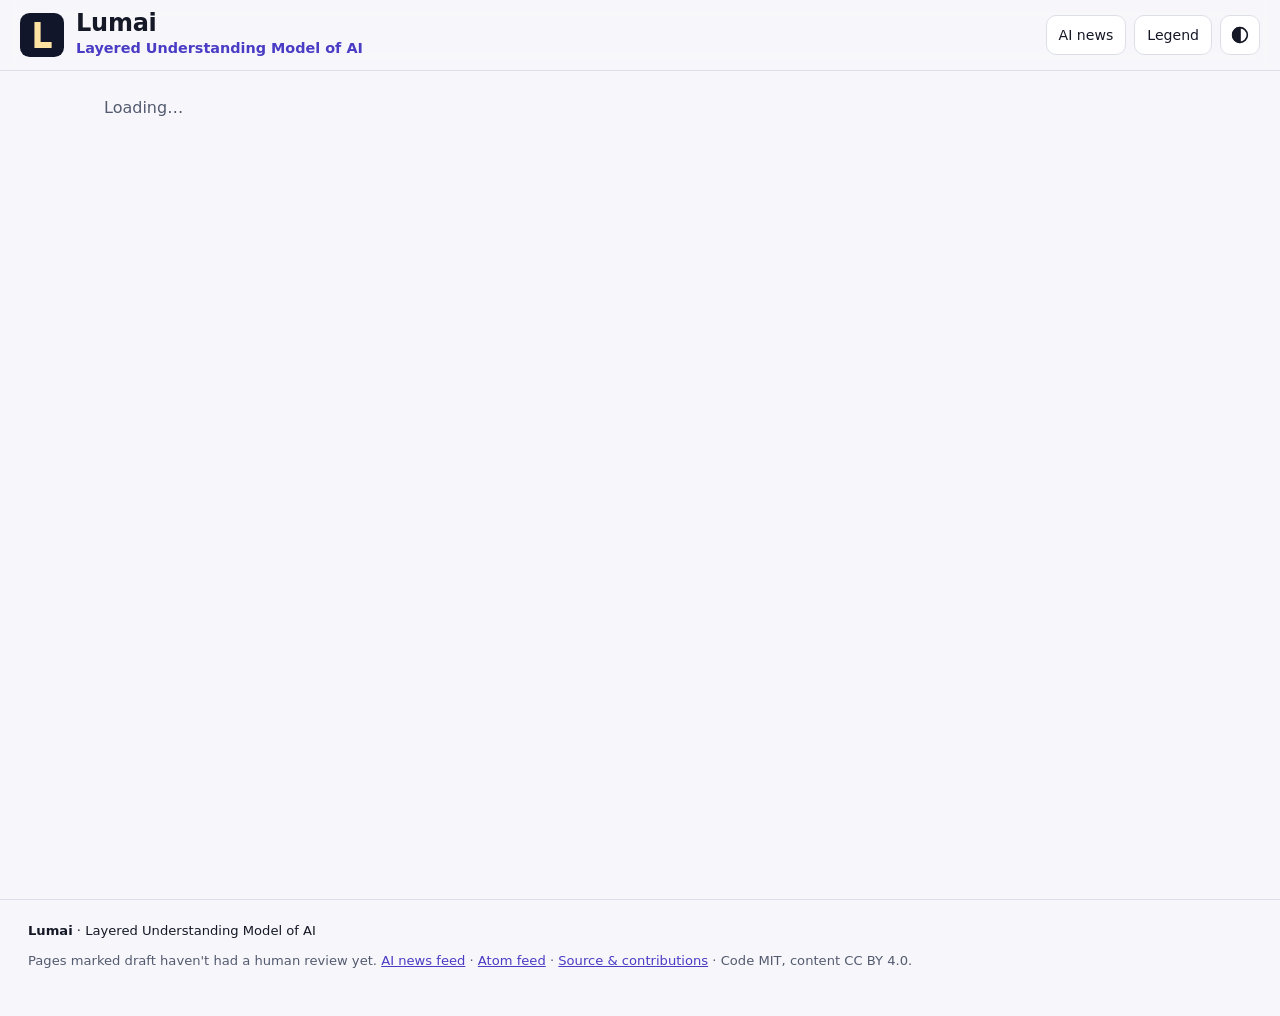
<file: site/index.html>
<!doctype html>
<html lang="en">
<head>
  <meta charset="utf-8">
  <meta name="viewport" content="width=device-width, initial-scale=1">
  <meta http-equiv="Content-Security-Policy" content="default-src 'self'; script-src 'self'; style-src 'self'; img-src 'self' data:; connect-src 'self'; base-uri 'none'; form-action 'none'">
  <meta name="referrer" content="no-referrer">
  <title>Lumai · Layered Understanding Model of AI</title>
  <meta name="description" content="Lumai, the Layered Understanding Model of AI: a visual explainer of how AI works, from power and chips to agents and apps, at the depth you choose.">
  <meta name="theme-color" content="#0d1020">
  <link rel="canonical" href="https://lumai.how/">
  <link rel="manifest" href="manifest.webmanifest">
  <meta property="og:type" content="website">
  <meta property="og:site_name" content="Lumai">
  <meta property="og:title" content="Lumai · Layered Understanding Model of AI">
  <meta property="og:description" content="Lumai, the Layered Understanding Model of AI: a visual explainer of how AI works, from power and chips to agents and apps, at the depth you choose.">
  <meta property="og:url" content="https://lumai.how/">
  <meta property="og:image" content="https://lumai.how/assets/social-card-stack.png">
  <meta property="og:image:alt" content="Lumai, the Layered Understanding Model of AI: nine layers, from Physical &amp; Energy up to Applications &amp; Interfaces.">
  <meta name="twitter:card" content="summary_large_image">
  <meta name="twitter:title" content="Lumai · Layered Understanding Model of AI">
  <meta name="twitter:description" content="Lumai, the Layered Understanding Model of AI: a visual explainer of how AI works, from power and chips to agents and apps, at the depth you choose.">
  <meta name="twitter:image" content="https://lumai.how/assets/social-card-stack.png">
  <link rel="icon" href="assets/icon.svg" type="image/svg+xml">
  <link rel="apple-touch-icon" href="assets/icon-192.png">
  <link rel="alternate" type="application/atom+xml" title="Lumai news feed" href="feed.xml">
  <link rel="stylesheet" href="next/next.css">
  <script src="next/legacy.js"></script>
  <script src="next/theme-init.js"></script>
  <script type="module" src="next/app.js"></script>
</head>
<body>
  <a class="skip" href="#view">Skip to content</a>
  <header class="bar">
    <a class="brand" href="#/" aria-label="Lumai home: the landscape">
      <img src="assets/icon.svg" width="28" height="28" alt="">
      <span><strong>Lumai</strong><span class="brand-sub">Layered Understanding Model of AI</span></span>
    </a>
    <nav class="crumbs" id="crumbs" aria-label="Breadcrumb"></nav>
    <div class="bar-actions">
      <a class="btn-ghost" href="news/" title="Live AI news, refreshed every three hours">AI news</a>
      <a class="btn-ghost" href="#/legend">Legend</a>
      <button class="icon-btn" id="theme" type="button" aria-label="Toggle light or dark theme"></button>
    </div>
  </header>
  <div class="shell">
    <nav class="minimap" id="minimap" aria-label="Where you are in the stack"></nav>
    <main id="view" tabindex="-1"><p class="muted">Loading…</p></main>
  </div>
  <div class="sr-only" aria-live="polite" id="announce"></div>
  <footer class="site"><p class="foot-tag"><strong>Lumai</strong> · Layered Understanding Model of AI</p>Pages marked draft haven't had a human review yet. <a href="news/">AI news feed</a> · <a href="feed.xml">Atom feed</a> · <a href="https://github.com/hmussana/Strata">Source &amp; contributions</a> · Code MIT, content CC BY 4.0.</footer>
</body>
</html>
</file>
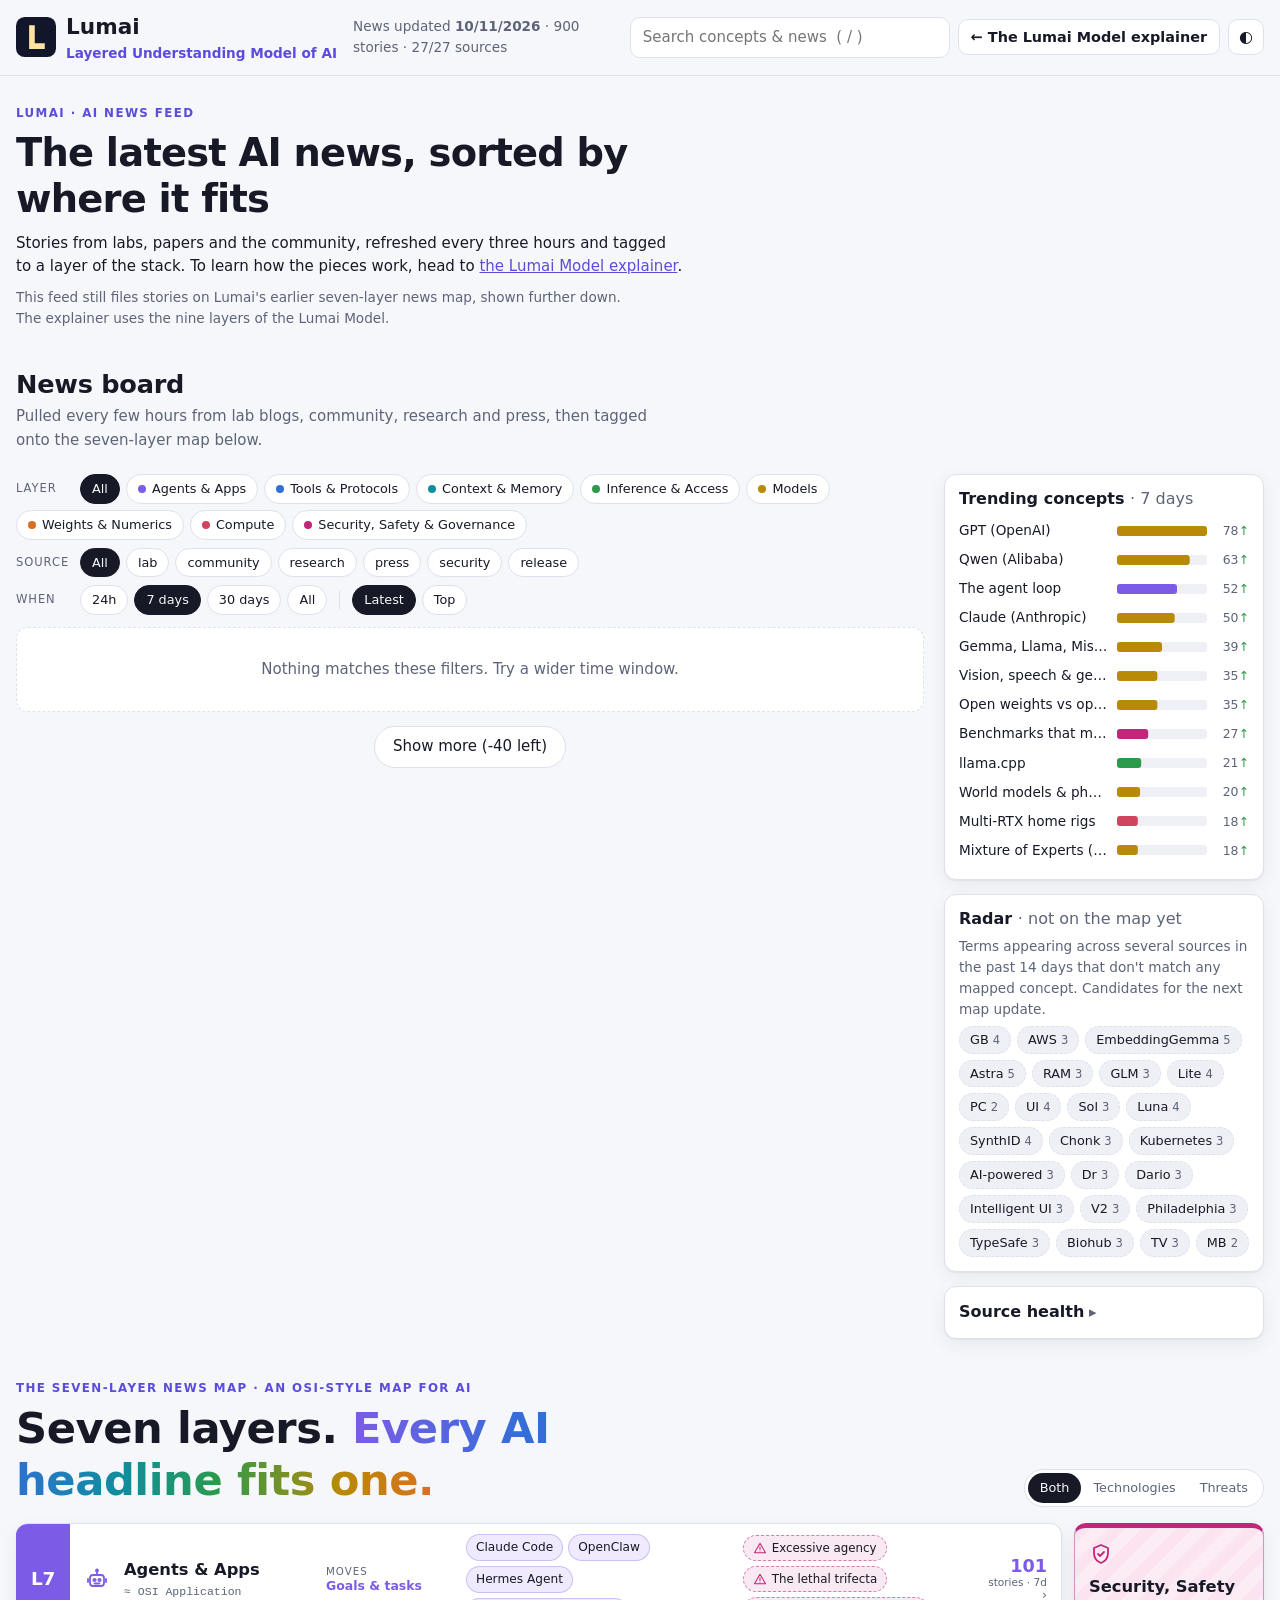
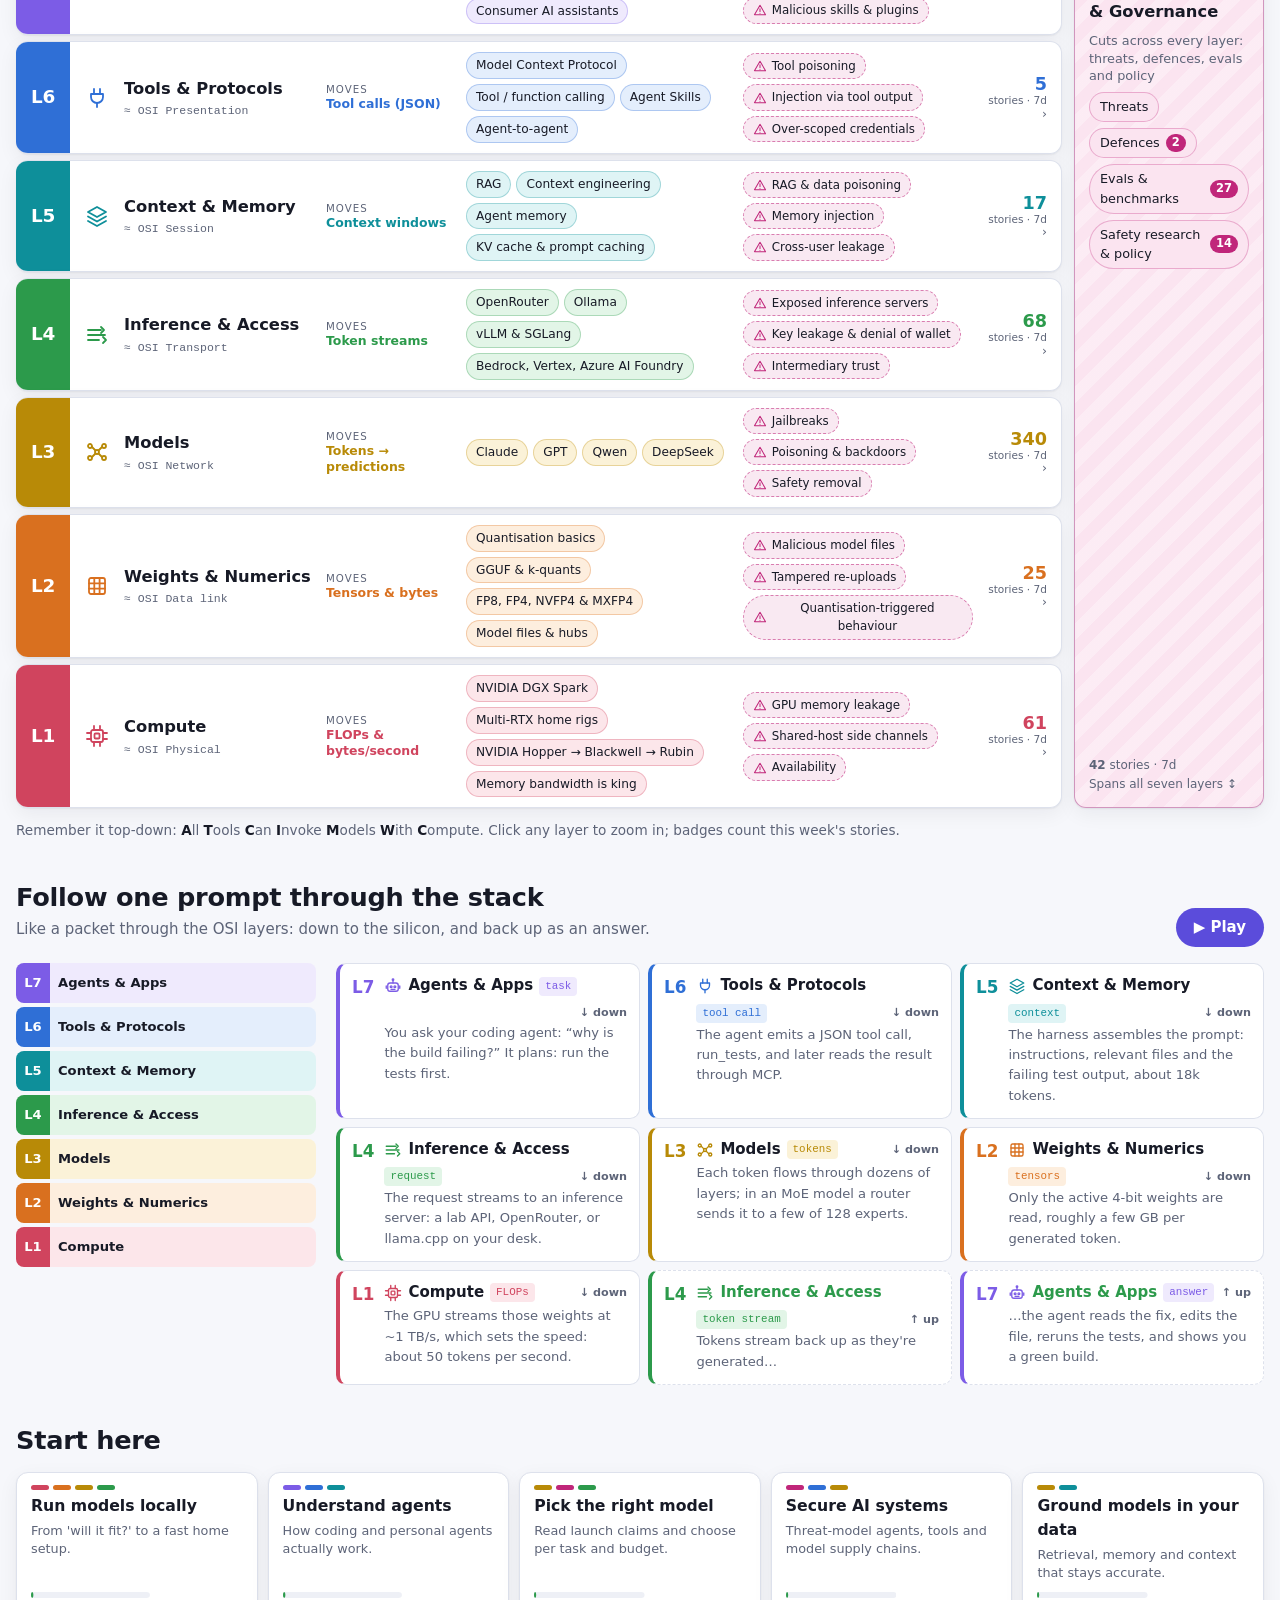
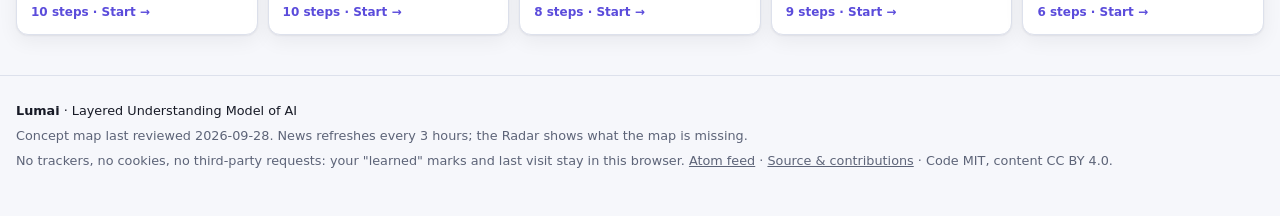
<file: site/latest/index.html>
<!doctype html>
<html lang="en">
<head>
  <meta charset="utf-8">
  <meta name="viewport" content="width=device-width, initial-scale=1">
  <meta http-equiv="Content-Security-Policy" content="default-src 'self'; script-src 'self'; style-src 'self'; img-src 'self' data:; base-uri 'none'; form-action 'none'">
  <meta name="robots" content="noindex">
  <link rel="canonical" href="https://lumai.how/news/">
  <title>AI news feed · Lumai</title>
  <script src="redirect.js"></script>
</head>
<body>
  <p>The news feed has moved to <a href="../news/">Lumai's AI news feed</a>.</p>
</body>
</html>
</file>
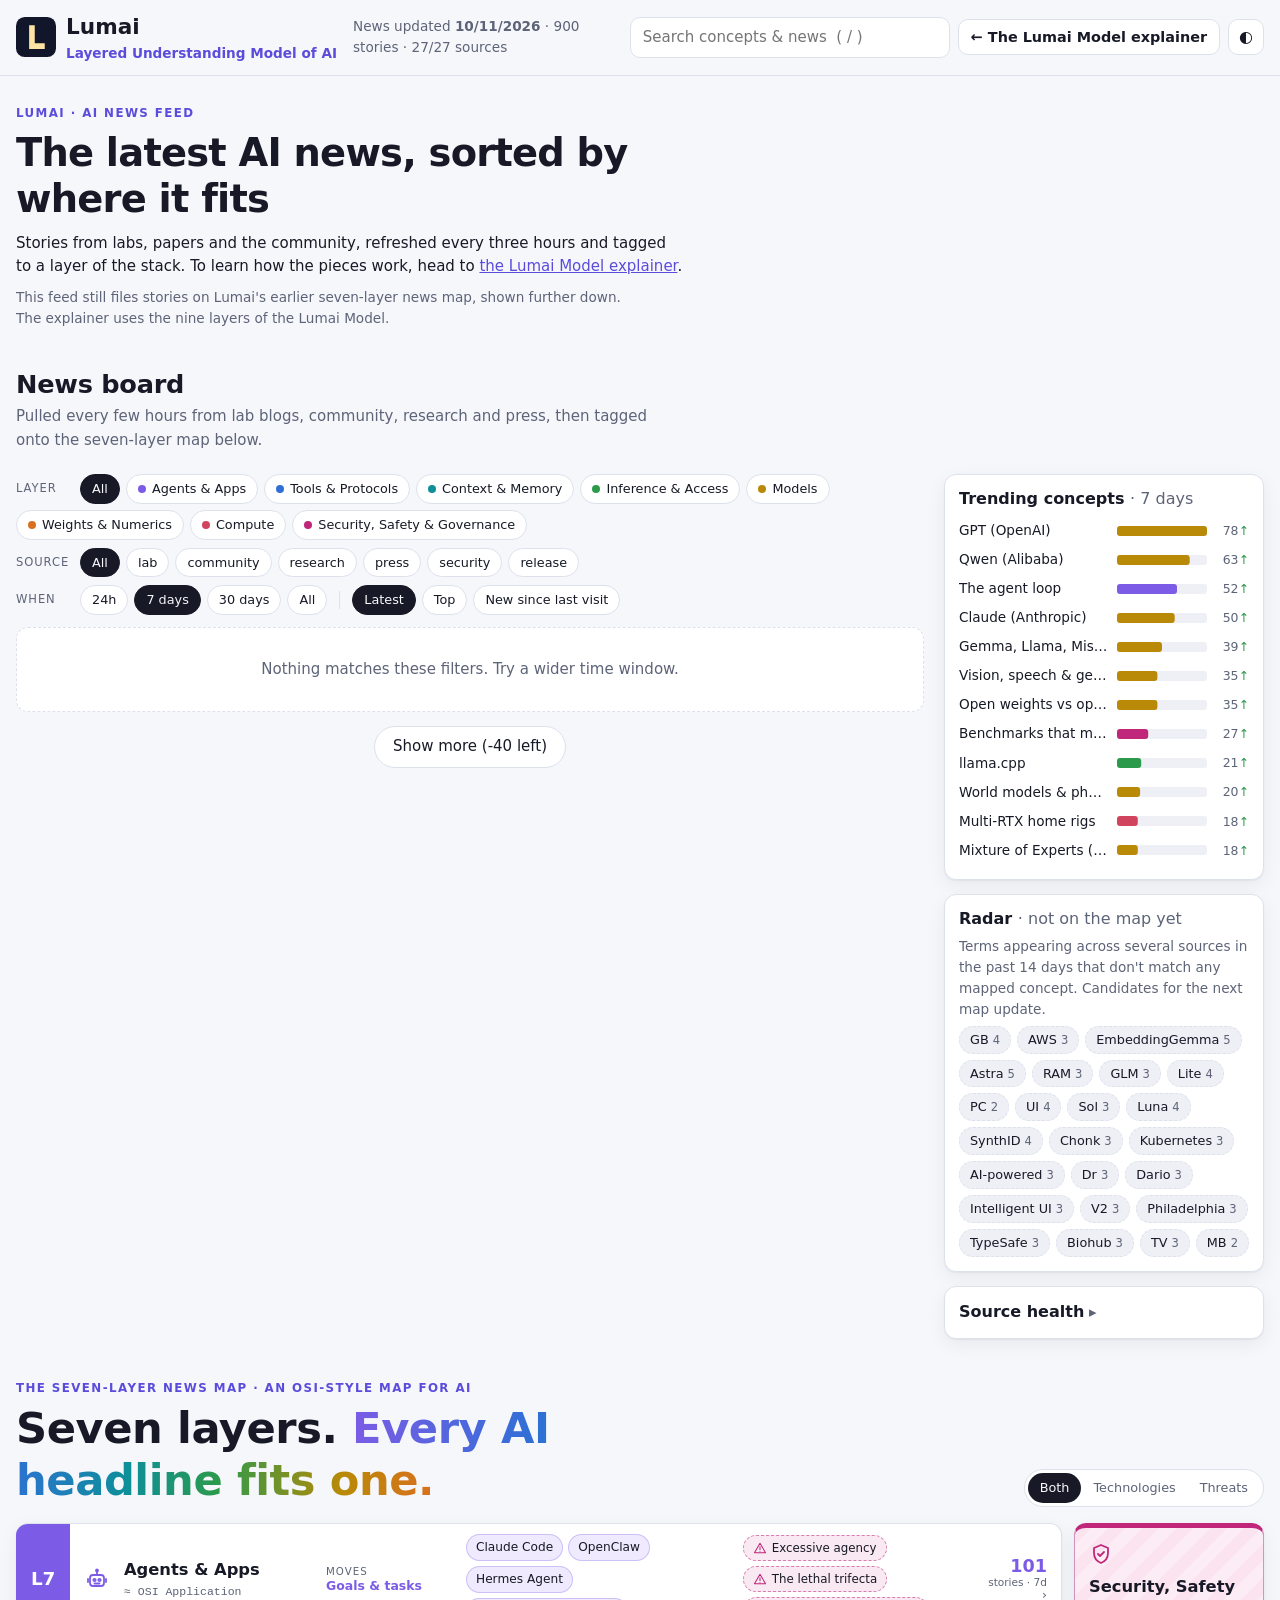
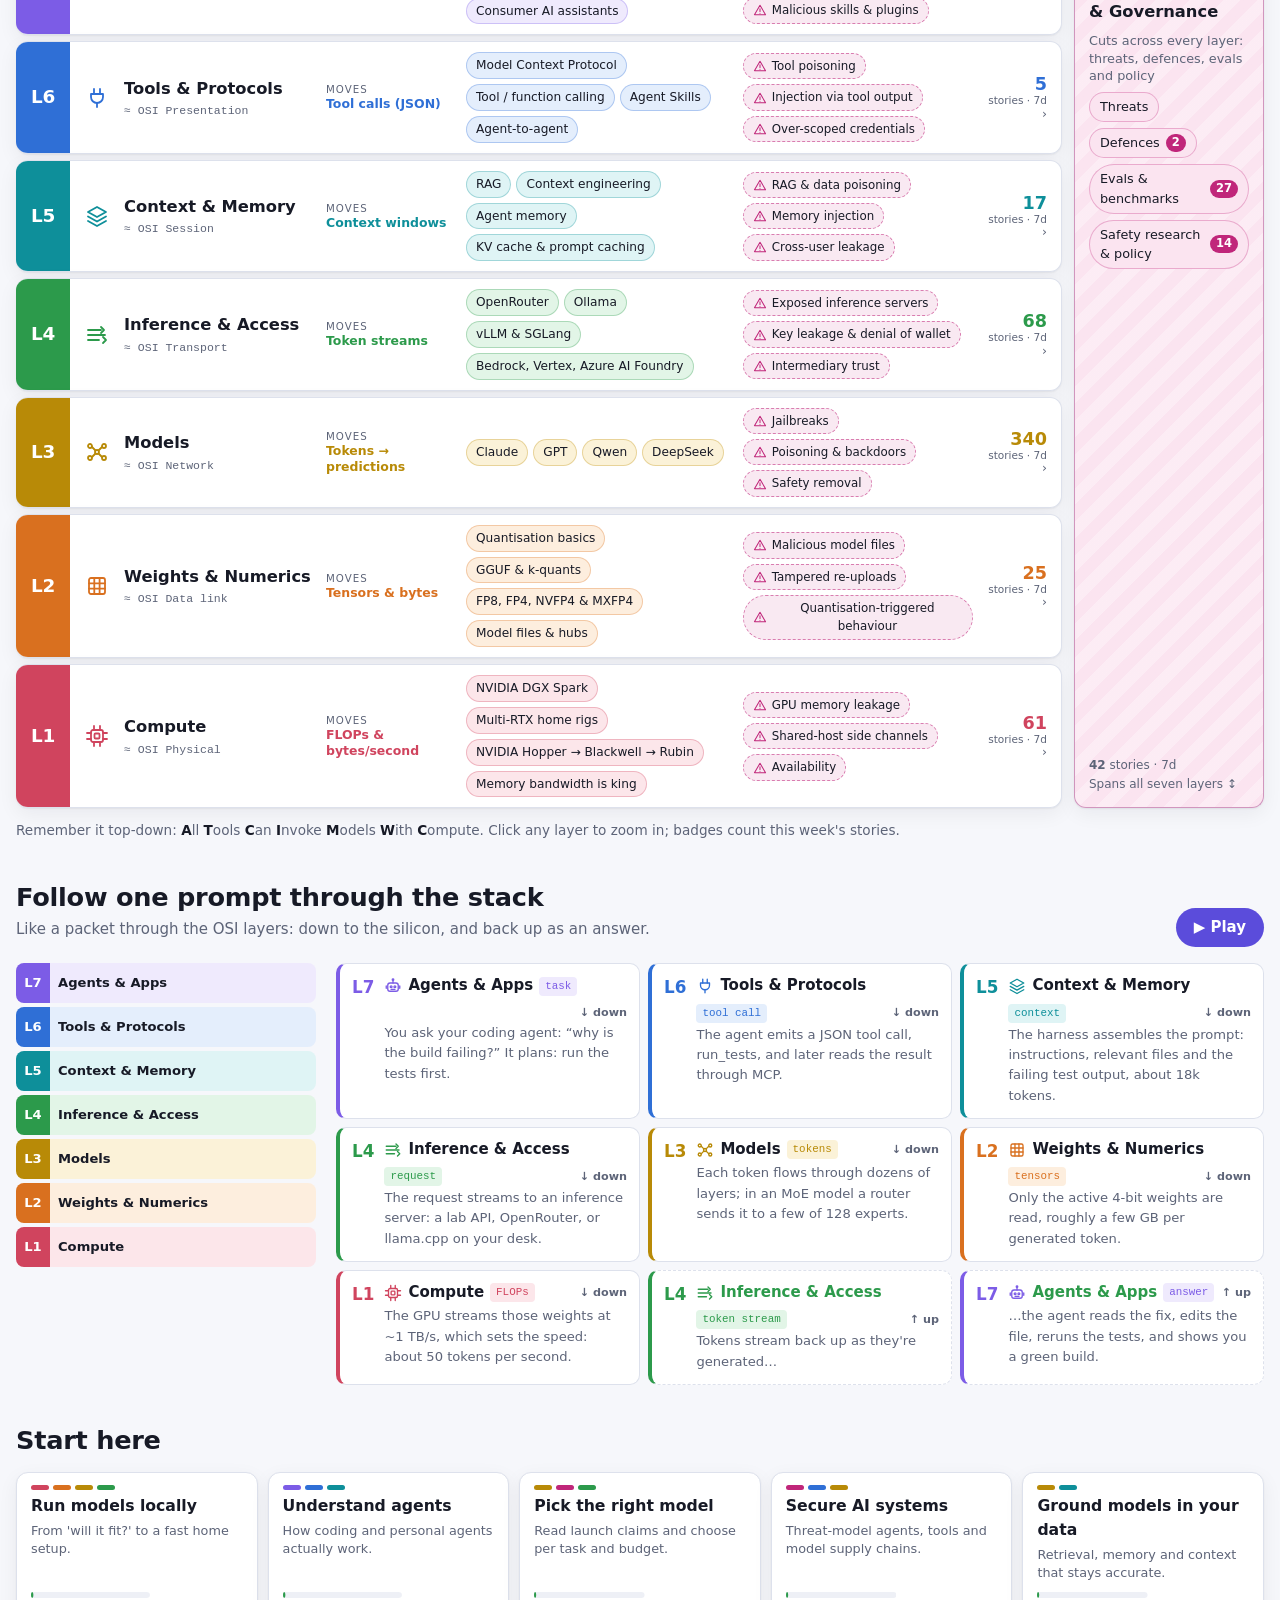
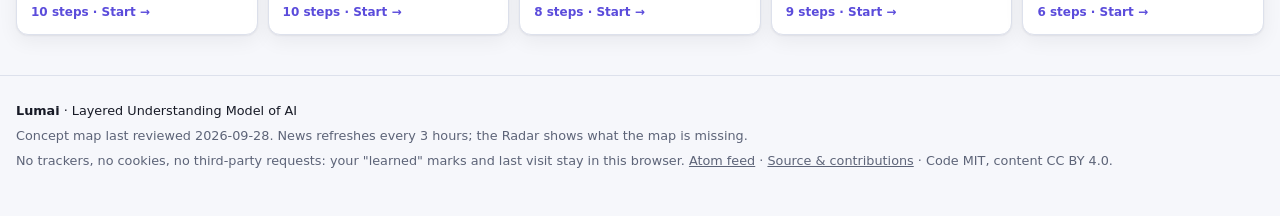
<file: site/news/index.html>
<!doctype html>
<html lang="en">
<head>
  <meta charset="utf-8">
  <meta name="viewport" content="width=device-width, initial-scale=1">
  <meta http-equiv="Content-Security-Policy" content="default-src 'self'; script-src 'self'; style-src 'self'; img-src 'self' data:; connect-src 'self'; base-uri 'none'; form-action 'none'">
  <meta name="referrer" content="no-referrer">
  <title>AI news feed · Lumai</title>
  <meta name="description" content="The latest AI news from labs, papers and the community, refreshed every three hours and sorted by where each story fits in the AI stack.">
  <meta name="theme-color" content="#0d1020">
  <meta property="og:type" content="website">
  <meta property="og:site_name" content="Lumai">
  <meta property="og:title" content="AI news feed · Lumai">
  <meta property="og:description" content="The latest AI news from labs, papers and the community, refreshed every three hours and sorted by where each story fits in the AI stack.">
  <meta property="og:url" content="https://lumai.how/news/">
  <link rel="canonical" href="https://lumai.how/news/">
  <link rel="manifest" href="../manifest.webmanifest">
  <meta property="og:image" content="https://lumai.how/assets/social-card-stack.png">
  <meta property="og:image:alt" content="Lumai, the Layered Understanding Model of AI">
  <meta name="twitter:card" content="summary_large_image">
  <meta name="twitter:title" content="AI news feed · Lumai">
  <meta name="twitter:description" content="The latest AI news from labs, papers and the community, refreshed every three hours and sorted by where each story fits in the AI stack.">
  <meta name="twitter:image" content="https://lumai.how/assets/social-card-stack.png">
  <link rel="icon" href="../assets/icon.svg" type="image/svg+xml">
  <link rel="apple-touch-icon" href="../assets/icon-192.png">
  <link rel="alternate" type="application/atom+xml" title="Lumai news feed" href="../feed.xml">
  <link rel="stylesheet" href="../assets/styles.css">
  <script type="module" src="../assets/app.js"></script>
</head>
<body>
  <header class="topbar">
    <a class="brand" href="#" aria-label="Lumai news home">
      <img src="../assets/icon.svg" alt="" width="30" height="30">
      <span><strong>Lumai</strong> <span class="brand-sub">Layered Understanding Model of AI</span></span>
    </a>
    <div class="status" id="status" aria-live="polite">Loading…</div>
    <div class="top-actions">
      <label class="search">
        <span class="visually-hidden">Search concepts and news</span>
        <input id="search" type="search" placeholder="Search concepts & news  ( / )" autocomplete="off">
      </label>
      <div class="search-results" id="search-results" hidden></div>
      <a class="try-next" href="../"><span class="try-long">← The Lumai Model explainer</span><span class="try-short">← Explainer</span></a>
      <button class="icon-btn" id="theme-toggle" type="button" aria-label="Toggle colour theme" title="Toggle theme">◐</button>
    </div>
  </header>

  <main>
    <section class="section news-intro" aria-labelledby="page-title">
      <p class="eyebrow">Lumai · AI news feed</p>
      <h1 id="page-title">The latest AI news, sorted by where it fits</h1>
      <p>Stories from labs, papers and the community, refreshed every three hours and tagged to a layer of the stack. To learn how the pieces work, head to <a href="../">the Lumai Model explainer</a>.</p>
      <p class="small muted">This feed still files stories on Lumai's earlier seven-layer news map, shown further down. The explainer uses the nine layers of the Lumai Model.</p>
    </section>

    <section class="section" id="news" aria-labelledby="news-title">
      <div class="section-head">
        <div>
          <h2 id="news-title">News board</h2>
          <p class="lede">Pulled every few hours from lab blogs, community, research and press, then tagged onto the seven-layer map below.</p>
        </div>
      </div>
      <div class="news-layout">
        <div class="news-main">
          <div class="filters" id="filters"></div>
          <div class="active-filter" id="active-filter" hidden></div>
          <div class="news-list" id="news-list"></div>
          <button class="more-btn" id="more" type="button" hidden>Show more</button>
        </div>
        <aside class="news-side">
          <div class="card">
            <h3>Trending concepts <span class="muted">· 7 days</span></h3>
            <div id="trending"></div>
          </div>
          <div class="card">
            <h3>Radar <span class="muted">· not on the map yet</span></h3>
            <p class="small muted">Terms appearing across several sources in the past 14 days that don't match any mapped concept. Candidates for the next map update.</p>
            <div id="radar"></div>
          </div>
          <div class="card">
            <details>
              <summary><h3>Source health</h3></summary>
              <div id="sources"></div>
            </details>
          </div>
        </aside>
      </div>
    </section>

    <section class="section hero" id="map" aria-labelledby="map-title">
      <div class="hero-head">
        <div>
          <p class="eyebrow">The seven-layer news map · an OSI-style map for AI</p>
          <h2 id="map-title">Seven layers. <span class="grad">Every AI headline fits one.</span></h2>
        </div>
        <div class="view-toggle" role="group" aria-label="What to show on each layer">
          <button type="button" data-view="both" aria-pressed="true">Both</button>
          <button type="button" data-view="tech" aria-pressed="false">Technologies</button>
          <button type="button" data-view="threats" aria-pressed="false">Threats</button>
        </div>
      </div>
      <div class="map-grid tower" id="tower" data-view="both">
        <div class="bands" id="bands"></div>
        <div class="pillar-wrap" id="pillar"></div>
      </div>
      <p class="mnemonic">Remember it top-down: <strong>A</strong>ll <strong>T</strong>ools <strong>C</strong>an <strong>I</strong>nvoke <strong>M</strong>odels <strong>W</strong>ith <strong>C</strong>ompute. Click any layer to zoom in; badges count this week's stories.</p>
    </section>

    <section class="section" id="journey" aria-labelledby="journey-title">
      <div class="section-head">
        <div>
          <h2 id="journey-title">Follow one prompt through the stack</h2>
          <p class="lede">Like a packet through the OSI layers: down to the silicon, and back up as an answer.</p>
        </div>
        <button class="play-btn" id="journey-play" type="button">▶ Play</button>
      </div>
      <div class="journey-wrap">
        <div class="mini-tower" id="mini-tower" aria-hidden="true"></div>
        <ol class="journey" id="journey-steps"></ol>
      </div>
    </section>

    <section class="section" id="start" aria-labelledby="paths-title">
      <div class="section-head"><h2 id="paths-title">Start here</h2></div>
      <div class="paths" id="paths"></div>
    </section>

  </main>

  <footer class="footer">
    <p class="foot-tag"><strong>Lumai</strong> · Layered Understanding Model of AI</p>
    <p>Concept map last reviewed <span id="reviewed">–</span>. News refreshes every 3 hours; the Radar shows what the map is missing.</p>
    <p>No trackers, no cookies, no third-party requests: your "learned" marks and last visit stay in this browser.
      <a href="../feed.xml">Atom feed</a> · <a href="https://github.com/hmussana/Strata">Source &amp; contributions</a> · Code MIT, content CC BY 4.0.</p>
  </footer>

  <div class="drawer-backdrop" id="backdrop" hidden></div>
  <aside class="drawer" id="drawer" aria-hidden="true" aria-labelledby="drawer-title" role="dialog">
    <button class="icon-btn drawer-close" id="drawer-close" type="button" aria-label="Close">✕</button>
    <div id="drawer-body"></div>
  </aside>
</body>
</html>
</file>
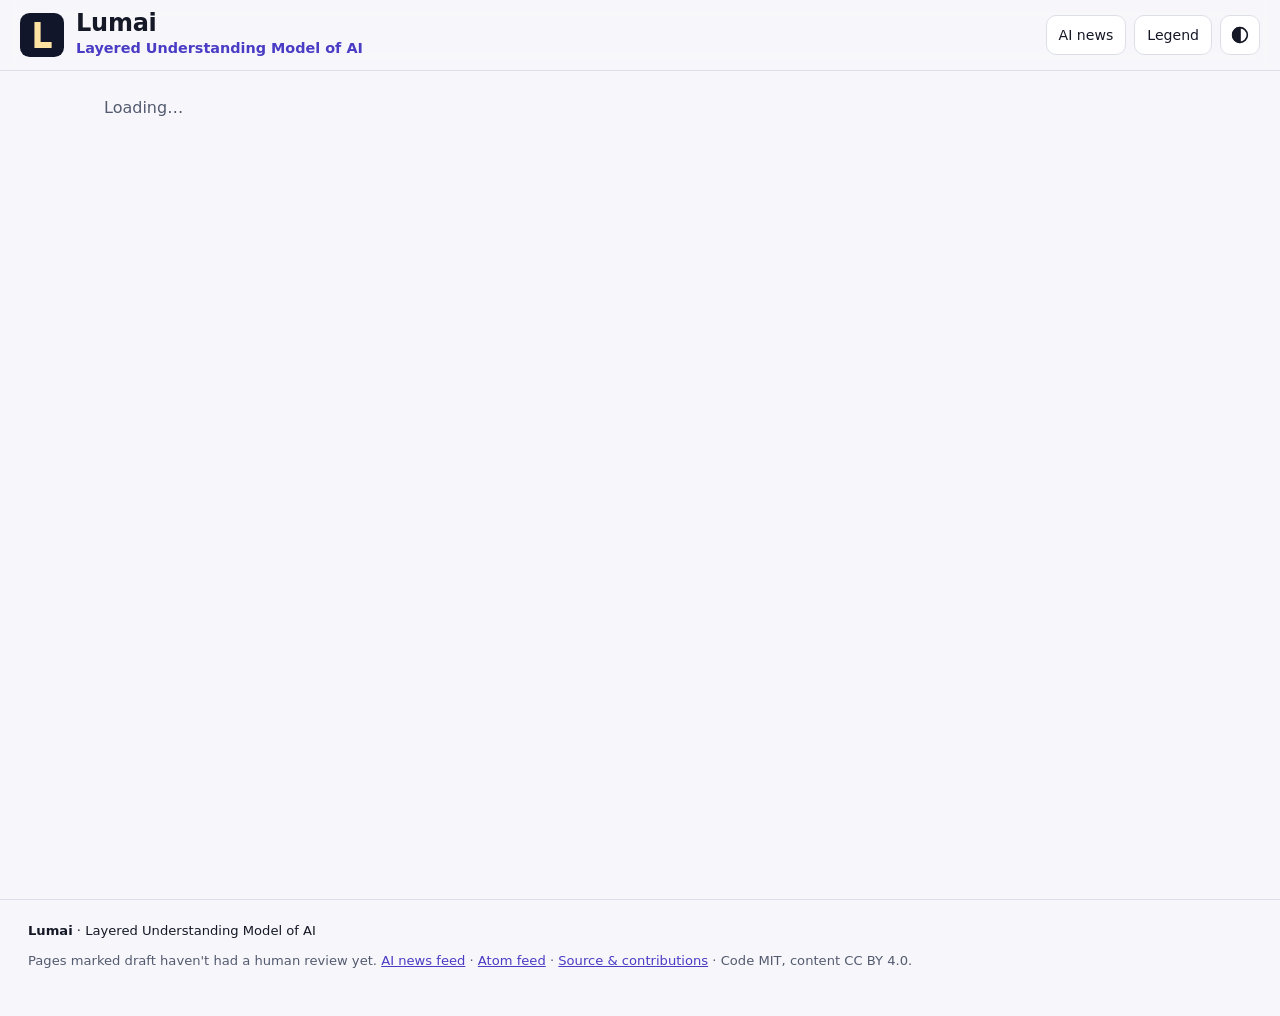
<file: site/next/index.html>
<!doctype html>
<html lang="en">
<head>
  <meta charset="utf-8">
  <meta name="viewport" content="width=device-width, initial-scale=1">
  <meta http-equiv="Content-Security-Policy" content="default-src 'self'; script-src 'self'; style-src 'self'; img-src 'self' data:; base-uri 'none'; form-action 'none'">
  <meta name="robots" content="noindex">
  <link rel="canonical" href="https://lumai.how/">
  <title>Lumai · Layered Understanding Model of AI</title>
  <script src="redirect.js"></script>
</head>
<body>
  <p>This page has moved to the <a href="../">Lumai homepage</a>.</p>
</body>
</html>
</file>
<file: site/next/next.css>
/* Lumai: visual grammar.
   Each layer has three tokens per theme: --lN (fill, strokes, bands), --lN-ink (text-safe, WCAG AA on bg,
   surface and soft), --lN-soft (tinted background). Colour never carries meaning alone: every use is paired
   with the layer number, icon or name. Cross-cutting concerns share one neutral (--cc) plus distinct icons. */

:root {
  --bg: #f7f7fb; --surface: #ffffff; --surface-2: #f0f1f6; --border: #dcdfe8;
  --text: #151826; --muted: #545b70; --accent: #5b4cdb; --accent-ink: #4a3cc4; --focus: #4a3cc4;
  --shadow: 0 1px 2px rgba(20, 24, 40, .06), 0 8px 24px rgba(20, 24, 40, .06);

  --l1: #9a7b5b; --l1-ink: #6b4f33; --l1-soft: #f3ece4;
  --l2: #dc4a4a; --l2-ink: #b02020; --l2-soft: #fde8e8;
  --l3: #ea7a2a; --l3-ink: #9c4209; --l3-soft: #fdeedf;
  --l4: #e0b21e; --l4-ink: #735800; --l4-soft: #fcf4d6;
  --l5: #3fa55a; --l5-ink: #1b6e34; --l5-soft: #e3f4e7;
  --l6: #17a2a2; --l6-ink: #0a6566; --l6-soft: #dcf3f3;
  --l7: #3b82f6; --l7-ink: #1b56b8; --l7-soft: #e4eefd;
  --l8: #7c5ce6; --l8-ink: #5438bd; --l8-soft: #eee9fd;
  --l9: #d6409f; --l9-ink: #a1236f; --l9-soft: #fbe6f2;
  --cc: #7a8194; --cc-ink: #474e60; --cc-soft: #eceef3;

  --radius: 12px;
  --font: ui-sans-serif, system-ui, -apple-system, "Segoe UI", Roboto, "Helvetica Neue", Arial, sans-serif;
  --mono: ui-monospace, "SF Mono", Menlo, Consolas, monospace;
  color-scheme: light;
}

:root[data-theme="dark"] {
  --bg: #0d1020; --surface: #151a2d; --surface-2: #1c2238; --border: #2c3354;
  --text: #e8eaf4; --muted: #a3aac3; --accent: #a594ff; --accent-ink: #b3a6ff; --focus: #b3a6ff;
  --shadow: 0 1px 2px rgba(0, 0, 0, .35), 0 8px 24px rgba(0, 0, 0, .3);

  --l1: #a8835e; --l1-ink: #dcc09c; --l1-soft: #2b2219;
  --l2: #e05555; --l2-ink: #ff9a9a; --l2-soft: #3a1a1d;
  --l3: #ee8a3e; --l3-ink: #ffb27c; --l3-soft: #3a2414;
  --l4: #d6ab1f; --l4-ink: #f3d36a; --l4-soft: #332a0d;
  --l5: #45b064; --l5-ink: #7fdc98; --l5-soft: #15301f;
  --l6: #22abab; --l6-ink: #6cdcdc; --l6-soft: #0f2e30;
  --l7: #4f8ff7; --l7-ink: #9cc0ff; --l7-soft: #16264a;
  --l8: #8b6cf0; --l8-ink: #bfb0ff; --l8-soft: #251f48;
  --l9: #e052ac; --l9-ink: #f69ad3; --l9-soft: #3a1830;
  --cc: #8b93a8; --cc-ink: #c0c6d6; --cc-soft: #1f2438;
  color-scheme: dark;
}

.c-l1 { --c: var(--l1); --c-ink: var(--l1-ink); --c-soft: var(--l1-soft); }
.c-l2 { --c: var(--l2); --c-ink: var(--l2-ink); --c-soft: var(--l2-soft); }
.c-l3 { --c: var(--l3); --c-ink: var(--l3-ink); --c-soft: var(--l3-soft); }
.c-l4 { --c: var(--l4); --c-ink: var(--l4-ink); --c-soft: var(--l4-soft); }
.c-l5 { --c: var(--l5); --c-ink: var(--l5-ink); --c-soft: var(--l5-soft); }
.c-l6 { --c: var(--l6); --c-ink: var(--l6-ink); --c-soft: var(--l6-soft); }
.c-l7 { --c: var(--l7); --c-ink: var(--l7-ink); --c-soft: var(--l7-soft); }
.c-l8 { --c: var(--l8); --c-ink: var(--l8-ink); --c-soft: var(--l8-soft); }
.c-l9 { --c: var(--l9); --c-ink: var(--l9-ink); --c-soft: var(--l9-soft); }
.c-cc { --c: var(--cc); --c-ink: var(--cc-ink); --c-soft: var(--cc-soft); }

/* ---------- base ---------- */
[hidden] { display: none !important; }   /* component display rules must never un-hide */
* { box-sizing: border-box; }
html { -webkit-text-size-adjust: 100%; }
body { margin: 0; background: var(--bg); color: var(--text); font: 16px/1.6 var(--font); -webkit-font-smoothing: antialiased; overflow-wrap: break-word; }
h1, h2, h3, h4 { line-height: 1.2; margin: 0 0 .4em; letter-spacing: -.01em; }
h1 { font-size: clamp(1.6rem, 3.4vw, 2.3rem); }
h2 { font-size: clamp(1.25rem, 2.4vw, 1.6rem); }
h3 { font-size: 1.08rem; }
p { margin: 0 0 .8em; }
a { color: var(--accent-ink); }
button { font: inherit; color: inherit; }
:focus-visible { outline: 3px solid var(--focus); outline-offset: 2px; border-radius: 6px; }
.muted { color: var(--muted); }
.small { font-size: .86rem; }
.sr-only { position: absolute; width: 1px; height: 1px; overflow: hidden; clip: rect(0 0 0 0); white-space: nowrap; }
.skip { position: absolute; left: 8px; top: -60px; background: var(--surface); padding: 8px 12px; border-radius: 8px; z-index: 100; }
.skip:focus { top: 8px; }
.ico { width: 22px; height: 22px; flex: none; }
.ico-s { width: 16px; height: 16px; flex: none; }
code { font-family: var(--mono); font-size: .9em; background: var(--surface-2); padding: 1px 5px; border-radius: 4px; }

/* ---------- top bar ---------- */
.bar {
  position: sticky; top: 0; z-index: 30; display: flex; align-items: center; gap: 16px; flex-wrap: wrap;
  padding: 10px 20px; background: color-mix(in srgb, var(--bg) 88%, transparent); backdrop-filter: blur(10px);
  border-bottom: 1px solid var(--border);
}
.brand { display: flex; align-items: center; gap: 12px; color: var(--text); text-decoration: none; }
.brand img { width: 44px; height: 44px; }
.brand strong { display: block; font-size: 1.5rem; line-height: 1.1; letter-spacing: -.01em; }
.brand-sub { display: block; font-size: .9rem; font-weight: 600; color: var(--accent-ink); margin-top: 1px; }
.crumbs { flex: 1; min-width: 0; }
.crumbs ol { list-style: none; display: flex; flex-wrap: wrap; align-items: center; gap: 4px; margin: 0; padding: 0; font-size: .88rem; }
.crumbs li { display: flex; align-items: center; gap: 4px; }
.crumbs li + li::before { content: "›"; color: var(--muted); margin-right: 2px; }
.crumbs a { color: var(--muted); text-decoration: none; padding: 4px 6px; border-radius: 6px; display: inline-flex; gap: 5px; align-items: center; }
.crumbs a:hover { background: var(--surface-2); color: var(--text); }
.crumbs [aria-current] { color: var(--text); font-weight: 650; padding: 4px 6px; }
.zlabel { font-family: var(--mono); font-size: .68rem; color: var(--muted); border: 1px solid var(--border); border-radius: 4px; padding: 0 4px; }
.bar-actions { display: flex; gap: 8px; align-items: center; }
.btn-ghost, .icon-btn {
  display: inline-flex; align-items: center; justify-content: center; gap: 6px; min-height: 40px; padding: 0 12px;
  border: 1px solid var(--border); background: var(--surface); border-radius: 10px; color: var(--text); text-decoration: none; cursor: pointer; font-size: .88rem;
}
.icon-btn { width: 40px; padding: 0; }

/* ---------- shell + minimap ---------- */
.shell { display: grid; grid-template-columns: 76px minmax(0, 1fr); gap: 0; min-height: calc(100vh - var(--bar-h, 62px)); }
.minimap { position: sticky; top: 62px; align-self: start; padding: 16px 10px; display: flex; flex-direction: column; gap: 4px; }
.mm-zoom { display: flex; flex-direction: column; gap: 4px; margin-bottom: 10px; }
.mm-btn {
  display: flex; align-items: center; justify-content: center; gap: 4px; height: 30px; border-radius: 8px; text-decoration: none;
  font-size: .7rem; font-weight: 700; color: var(--muted); border: 1px solid var(--border); background: var(--surface);
}
.mm-btn[aria-current] { color: var(--bg); background: var(--text); border-color: var(--text); }
.mm-layer {
  position: relative; display: flex; align-items: center; justify-content: center; height: 30px; border-radius: 6px;
  background: var(--c-soft); color: var(--c-ink); font-size: .72rem; font-weight: 800; text-decoration: none; border-left: 5px solid var(--c);
}
.mm-layer:hover { outline: 2px solid var(--c); }
.mm-layer[aria-current] { background: var(--c); color: var(--surface); box-shadow: 0 0 0 2px var(--surface), 0 0 0 4px var(--c); }
.mm-label { font-size: .62rem; text-transform: uppercase; letter-spacing: .1em; color: var(--muted); text-align: center; margin: 2px 0; }

main { padding: 24px 28px 64px; max-width: 1240px; width: 100%; }
main:focus { outline: none; }
.view-head { margin-bottom: 20px; }
.eyebrow { font-size: .74rem; text-transform: uppercase; letter-spacing: .12em; font-weight: 700; color: var(--muted); margin: 0 0 6px; display: flex; gap: 8px; align-items: center; flex-wrap: wrap; }
.lede { color: var(--muted); max-width: 68ch; font-size: 1.02rem; }

/* ---------- badges & meta ---------- */
.meta { display: flex; flex-wrap: wrap; gap: 8px; align-items: center; font-size: .78rem; color: var(--muted); }
.badge { display: inline-flex; align-items: center; gap: 4px; font-size: .72rem; font-weight: 650; border-radius: 999px; padding: 2px 9px; border: 1px solid var(--border); background: var(--surface); color: var(--muted); }
.badge-draft { border-style: dashed; color: var(--text); }
.badge-stale { background: var(--l3-soft); color: var(--l3-ink); border-color: var(--l3); }
.badge-verify { border-style: dashed; }
.ph { font-family: var(--mono); font-size: .74rem; border: 1px dashed var(--muted); border-radius: 4px; padding: 0 5px; color: var(--muted); background: var(--surface-2); }
.lnum {
  display: inline-grid; place-items: center; min-width: 34px; height: 26px; padding: 0 6px; border-radius: 7px;
  background: var(--c-soft); color: var(--c-ink); border: 1.5px solid var(--c); font-weight: 800; font-size: .8rem;
}
.chip { display: inline-flex; align-items: center; gap: 5px; font-size: .8rem; padding: 3px 10px; border-radius: 999px; background: var(--c-soft, var(--surface-2)); color: var(--text); border: 1px solid color-mix(in srgb, var(--c, var(--border)) 40%, transparent); }

/* ---------- Z0 landscape ---------- */
.land { display: grid; grid-template-columns: minmax(0, 1fr) auto; gap: 12px; }
.land-rows { display: flex; flex-direction: column; gap: 5px; }
.land-head, .land-row { display: grid; grid-template-columns: minmax(210px, 1.3fr) minmax(0, 2fr) 110px 110px 110px; gap: 12px; align-items: center; }
.land-head { font-size: .7rem; text-transform: uppercase; letter-spacing: .1em; color: var(--muted); padding: 0 12px 2px; }
.land-row {
  padding: 8px 12px; min-height: 52px; border-radius: 10px; background: var(--surface); border: 1px solid var(--border); border-left: 6px solid var(--c);
  text-decoration: none; color: var(--text); transition: transform .15s, box-shadow .15s;
}
.land-row:hover { transform: translateX(3px); box-shadow: var(--shadow); border-color: var(--c); }
.land-name { display: flex; align-items: center; gap: 10px; font-weight: 700; }
.land-name .ico { color: var(--c-ink); }
.land-players { font-size: .84rem; color: var(--muted); white-space: nowrap; overflow: hidden; text-overflow: ellipsis; }
.land-cc { display: flex; gap: 5px; }
.cc-band {
  width: 44px; border-radius: 10px; background: repeating-linear-gradient(135deg, var(--cc-soft) 0 8px, var(--surface) 8px 16px);
  border: 1px solid var(--border); display: flex; flex-direction: column; align-items: center; gap: 8px; padding: 10px 0; color: var(--cc-ink); text-decoration: none;
}
.cc-band span { writing-mode: vertical-rl; transform: rotate(180deg); font-size: .74rem; font-weight: 650; }

/* ---------- Z1 stack ---------- */
.stack { display: flex; flex-direction: column; gap: 8px; }
.stack-row {
  display: grid; grid-template-columns: 56px minmax(0, 1fr); background: var(--surface); border: 1px solid var(--border); border-radius: var(--radius);
  overflow: hidden; text-decoration: none; color: var(--text);
}
.stack-row:hover { border-color: var(--c); box-shadow: var(--shadow); }
.stack-row.focus { box-shadow: 0 0 0 3px var(--c); }
.stack-num { background: var(--c); color: var(--surface); display: grid; place-items: center; font-weight: 800; }
.stack-body { padding: 12px 16px; display: grid; grid-template-columns: minmax(0, 1.2fr) minmax(0, 1fr); gap: 6px 20px; }
.stack-title { display: flex; align-items: center; gap: 8px; font-weight: 750; font-size: 1.05rem; grid-column: 1 / -1; }
.stack-title .ico { color: var(--c-ink); }
.io { font-size: .82rem; color: var(--muted); }
.io strong { color: var(--c-ink); font-weight: 700; }

/* ---------- Z2 layer ---------- */
.layer-head { border-left: 8px solid var(--c); background: var(--c-soft); border-radius: var(--radius); padding: 18px 20px; margin-bottom: 18px; }
.layer-head h1 { display: flex; align-items: center; gap: 10px; }
.layer-head h1 .ico { color: var(--c-ink); width: 30px; height: 30px; }
.analogy { background: var(--surface); border-radius: 10px; padding: 12px 14px; border: 1px solid var(--border); margin: 12px 0 0; }
.analogy .label, .label { display: block; font-size: .68rem; text-transform: uppercase; letter-spacing: .1em; font-weight: 750; color: var(--muted); margin-bottom: 2px; }
.breaks { margin-top: 8px; padding-top: 8px; border-top: 1px dashed var(--border); font-size: .92rem; }
.breaks .label { color: var(--l3-ink); display: flex; align-items: center; gap: 4px; }
.neighbours { display: flex; justify-content: space-between; gap: 10px; margin: 16px 0; flex-wrap: wrap; }
.neighbour { display: inline-flex; align-items: center; gap: 8px; padding: 8px 12px; border-radius: 10px; border: 1px solid var(--border); background: var(--surface); text-decoration: none; color: var(--text); font-size: .9rem; min-height: 44px; }
.concept-grid { display: grid; grid-template-columns: repeat(auto-fill, minmax(260px, 1fr)); gap: 12px; }
.concept-card { display: flex; flex-direction: column; gap: 6px; padding: 14px; border-radius: var(--radius); background: var(--surface); border: 1px solid var(--border); border-top: 4px solid var(--c); text-decoration: none; color: var(--text); }
.concept-card:hover { box-shadow: var(--shadow); border-color: var(--c); }
.depth-dots { display: flex; gap: 4px; margin-top: auto; font-size: .7rem; color: var(--muted); align-items: center; }
.depth-dots i { display: inline-grid; place-items: center; width: 22px; height: 18px; border-radius: 4px; font-style: normal; font-weight: 700; border: 1px solid var(--border); }
.depth-dots i.on { background: var(--c-soft); color: var(--c-ink); border-color: var(--c); }
.pending { border: 1px dashed var(--border); border-radius: var(--radius); padding: 14px; color: var(--muted); background: var(--surface); }

/* ---------- Z3 concept ---------- */
.concept-head { display: grid; gap: 6px; margin-bottom: 14px; }
.depth-bar { position: sticky; top: 62px; z-index: 10; background: color-mix(in srgb, var(--bg) 92%, transparent); backdrop-filter: blur(8px); padding: 10px 0; margin-bottom: 14px; border-bottom: 1px solid var(--border); }
.depth-sel { display: grid; grid-template-columns: repeat(5, minmax(0, 1fr)); gap: 6px; }
.depth-opt {
  display: flex; flex-direction: column; align-items: flex-start; gap: 0; padding: 8px 10px; min-height: 52px; border-radius: 10px; cursor: pointer; text-align: left;
  border: 1px solid var(--border); background: var(--surface);
}
.depth-opt b { font-size: .92rem; }
.depth-opt span { font-size: .7rem; color: var(--muted); }
.depth-opt[aria-checked="true"] { background: var(--c-soft); border-color: var(--c); box-shadow: inset 0 0 0 1px var(--c); }
.depth-opt[aria-checked="true"] b { color: var(--c-ink); }
.depth-opt.missing { border-style: dashed; }
.depth-opt { text-decoration: none; color: var(--text); }
.depth-opt.missing span { font-style: italic; }
.rel-this { font-size: .8rem; font-weight: 700; color: var(--muted); text-transform: uppercase; letter-spacing: .06em; }
.depth-body { max-width: 760px; }
.depth-body p { font-size: 1.04rem; }
.predict { margin: 22px 0; border: 1px solid var(--border); border-left: 5px solid var(--accent); border-radius: var(--radius); padding: 14px 16px; background: var(--surface); max-width: 760px; }
.predict h2 { display: flex; align-items: center; gap: 8px; font-size: .78rem; text-transform: uppercase; letter-spacing: .1em; color: var(--accent-ink); }
.predict .q { font-weight: 650; font-size: 1.02rem; }
.predict .opts { display: grid; gap: 6px; margin: 10px 0; }
.predict button.opt { text-align: left; padding: 10px 12px; min-height: 44px; border-radius: 10px; border: 1px solid var(--border); background: var(--surface-2); cursor: pointer; }
.predict button.opt:hover { border-color: var(--accent); }
.predict button.opt[aria-pressed="true"] { border-color: var(--accent); background: var(--surface); box-shadow: inset 0 0 0 1px var(--accent); }
.predict .opt.correct { border-color: var(--l5); background: var(--l5-soft); }
.predict .opt.wrong { border-color: var(--l2); background: var(--l2-soft); }
.predict .reveal { border-top: 1px dashed var(--border); padding-top: 10px; }
.btn { display: inline-flex; align-items: center; gap: 6px; min-height: 40px; padding: 0 14px; border-radius: 10px; border: 0; background: var(--accent-ink); color: var(--surface); font-weight: 650; cursor: pointer; }
.btn[disabled] { opacity: .5; cursor: not-allowed; }
.sources { list-style: none; padding: 0; margin: 0; display: grid; gap: 8px; }
.sources li { padding: 10px 12px; border: 1px solid var(--border); border-radius: 10px; background: var(--surface); font-size: .92rem; }
.related { display: flex; flex-wrap: wrap; gap: 8px; }
.related a { text-decoration: none; }
.rel-type { font-size: .72rem; color: var(--muted); }
.section-title { font-size: .76rem; text-transform: uppercase; letter-spacing: .1em; color: var(--muted); margin: 26px 0 10px; }

/* ---------- diagrams ---------- */
.diagram { margin: 16px 0; max-width: 820px; }
.dg-scroll { overflow-x: auto; background: var(--surface-2); border-radius: 10px; padding: 14px; }
.dg-svg { display: block; width: 100%; min-width: 620px; height: auto; font-family: var(--font); }
.diagram figcaption { font-size: .82rem; color: var(--muted); margin-top: 6px; }
.dg-box { fill: var(--surface); stroke: var(--border); stroke-width: 1.3; }
.dg-label { fill: var(--text); font-weight: 650; }
.dg-sub { fill: var(--muted); }
.dg-edge { stroke: var(--muted); stroke-width: 1.7; fill: none; }
.dg-edge.dashed { stroke-dasharray: 6 5; }
.dg-edge.dotted { stroke-dasharray: 1.5 4; stroke-linecap: round; }
.dg-edge.thick { stroke-width: 4; }
.dg-edge.thin { stroke-width: 1.1; opacity: .75; }
.dg-head { fill: var(--muted); }
.dg-head-open { fill: none; stroke: var(--muted); stroke-width: 1.5; }
.dg-lifeline { stroke: var(--border); stroke-dasharray: 4 5; }
.dg-hl .dg-box, .dg-end .dg-box { fill: var(--c-soft, var(--surface-2)); stroke: var(--c, var(--accent)); stroke-width: 1.8; }
.dg-dim .dg-box { opacity: .55; }
.dg-bar { fill: var(--c, var(--accent)); opacity: .85; }
.dg-divider { stroke: var(--border); }
.dg-bullet { fill: var(--c, var(--accent)); }
.dg-num { fill: var(--c, var(--accent)); }
.dg-num-t { fill: var(--surface); font-weight: 800; }

/* ---------- legend page ---------- */
.legend-grid { display: grid; grid-template-columns: repeat(auto-fill, minmax(250px, 1fr)); gap: 10px; }
.swatch { display: grid; grid-template-columns: 44px minmax(0, 1fr); gap: 10px; align-items: center; padding: 10px; border-radius: 10px; border: 1px solid var(--border); background: var(--surface); }
.swatch-bar { height: 44px; border-radius: 8px; background: linear-gradient(90deg, var(--c) 0 50%, var(--c-soft) 50%); border: 1px solid var(--border); }
.swatch .ink { color: var(--c-ink); font-weight: 700; }
.arrow-row { display: grid; grid-template-columns: 160px minmax(0, 1fr); gap: 12px; align-items: center; padding: 6px 0; border-bottom: 1px solid var(--border); }
.icon-grid { display: grid; grid-template-columns: repeat(auto-fill, minmax(96px, 1fr)); gap: 8px; }
.icon-cell { display: flex; flex-direction: column; align-items: center; gap: 4px; padding: 10px 4px; border: 1px solid var(--border); border-radius: 10px; background: var(--surface); font-size: .72rem; color: var(--muted); }
.icon-cell .ico { width: 28px; height: 28px; color: var(--text); }
.table { width: 100%; border-collapse: collapse; font-size: .92rem; }
.table th, .table td { text-align: left; padding: 8px 10px; border-bottom: 1px solid var(--border); vertical-align: top; }
.table th { font-size: .74rem; text-transform: uppercase; letter-spacing: .08em; color: var(--muted); }
.type-scale > * { margin: 4px 0; }

footer.site { padding: 20px 28px 40px; color: var(--muted); font-size: .82rem; border-top: 1px solid var(--border); }
.foot-tag { margin: 0 0 4px; color: var(--text); }

/* ---------- Lumai light motif ----------
   A soft band of light that travels down the page once when the reader zooms in (app.js shine()). It is neutral
   light layered over the per-layer colours, never a replacement for them, and never runs under reduced motion. */
:root { --beam: rgba(255, 226, 160, .30); --beam-blend: multiply; }
:root[data-theme="dark"] { --beam: rgba(255, 244, 214, .16); --beam-blend: screen; }
.beam { position: fixed; inset: 0; pointer-events: none; z-index: 40; overflow: hidden; display: none; }
.beam.is-on { display: block; }
.beam::before { content: ""; position: absolute; left: -10%; right: -10%; top: 0; height: 38vh;
  background: radial-gradient(60% 50% at 50% 50%, var(--beam), transparent 70%); mix-blend-mode: var(--beam-blend);
  transform: translateY(-40vh); }
.beam.is-on::before { animation: lumai-beam .9s cubic-bezier(.3, .6, .3, 1) both; }
@keyframes lumai-beam { 0% { transform: translateY(-40vh); opacity: 0; } 20% { opacity: 1; } 100% { transform: translateY(100vh); opacity: 0; } }
@media (prefers-reduced-motion: reduce) { .beam { display: none !important; } }

/* ---------- view transitions ---------- */
::view-transition-old(root), ::view-transition-new(root) { animation-duration: .22s; }

/* ---------- responsive ---------- */
@media (max-width: 980px) {
  .land-head, .land-row { grid-template-columns: minmax(0, 1fr) 96px 96px; }
  .land-players, .land-head .h-players, .land-row .ind-investment, .land-head .h-investment { display: none; }
  .stack-body { grid-template-columns: minmax(0, 1fr); }
}
@media (max-width: 720px) {
  .shell { grid-template-columns: minmax(0, 1fr); }
  .minimap { position: sticky; top: 58px; z-index: 20; flex-direction: row; padding: 6px 12px; gap: 3px; background: var(--bg); border-bottom: 1px solid var(--border); overflow-x: auto; }
  .mm-zoom { flex-direction: row; margin: 0 6px 0 0; }
  .mm-label { display: none; }
  .mm-btn { padding: 0 8px; }
  .mm-layer { min-width: 30px; height: 30px; border-left-width: 0; border-bottom: 4px solid var(--c); }
  main { padding: 16px 16px 48px; }
  .bar { padding: 8px 16px; gap: 8px; }
  .crumbs { order: 3; flex-basis: 100%; }
  .brand-sub { display: none; }
  .land { grid-template-columns: minmax(0, 1fr); }
  .land-cc { flex-wrap: wrap; }
  .cc-band { width: auto; flex-direction: row; padding: 6px 10px; }
  .cc-band span { writing-mode: horizontal-tb; transform: none; }
  .land-head, .land-row { grid-template-columns: minmax(0, 1fr) 88px; }
  .land-row .ind-maturity, .land-head .h-maturity { display: none; }
  .depth-sel { grid-template-columns: repeat(5, minmax(56px, 1fr)); overflow-x: auto; }
  .depth-opt span { display: none; }
  .depth-bar { top: 104px; }
}
@media (prefers-reduced-motion: reduce) {
  *, *::before, *::after { animation: none !important; transition: none !important; scroll-behavior: auto !important; }
  ::view-transition-group(*), ::view-transition-old(*), ::view-transition-new(*) { animation: none !important; }
}
.rel-list { list-style: none; padding: 0; margin: 0; display: grid; gap: 8px; }
.rel-list li { display: flex; flex-wrap: wrap; gap: 6px; align-items: center; }
.rel-list a { text-decoration: none; }
a.swatch { text-decoration: none; color: var(--text); }

/* ---------- M2: Z0 single-screen dashboard ---------- */
:root { --bar-h: 62px; }
body.is-z0 footer.site { display: none; }
body.is-z0 main { padding-top: 14px; padding-bottom: 14px; }
.z0 { display: flex; flex-direction: column; gap: 10px; height: calc(100dvh - var(--bar-h) - 28px); min-height: 600px; }
.z0-head { display: flex; justify-content: space-between; align-items: flex-end; gap: 16px; flex-wrap: wrap; }
.z0-head h2 { font-size: clamp(1.4rem, 2.5vw, 1.85rem); margin: 0 0 2px; }
.z0-head .lede { margin: 0; font-size: .95rem; }
.z0-head .eyebrow { margin-bottom: 4px; }
.z0-actions { display: flex; flex-direction: column; align-items: flex-end; gap: 6px; }
.z0 .land { flex: 1; min-height: 0; }
.z0 .land-rows { height: 100%; gap: 4px; }
.z0 .land-head { flex: none; }
.z0 .land-row { flex: 1 1 0; min-height: 42px; padding: 4px 12px; }
.land-head, .land-row { grid-template-columns: minmax(220px, 1.25fr) minmax(0, 1.6fr) 150px minmax(150px, .9fr) 110px; }
.land-row.is-focus { box-shadow: 0 0 0 3px var(--c); }
.z0 .cc-band { height: 100%; }
.z0-foot { margin: 0; }
.draft-tag { border: 1px dashed var(--muted); border-radius: 4px; padding: 0 4px; font-size: .6rem; letter-spacing: .06em; }

.meter { display: inline-flex; align-items: center; gap: 8px; font-size: .84rem; }
.meter-cells { display: inline-flex; gap: 3px; }
.meter-cells i { width: 14px; height: 8px; border-radius: 2px; background: var(--surface-2); border: 1px solid var(--border); }
.meter-cells i.on { background: var(--accent-ink); border-color: var(--accent-ink); }

.news { display: grid; grid-template-columns: minmax(34px, max-content) 12px minmax(0, 1fr); align-items: center; gap: 6px; width: 100%; }
.news-n { white-space: nowrap; font-variant-numeric: tabular-nums; font-weight: 700; text-align: right; font-size: .88rem; }
.news-bar { width: 100%; height: 10px; display: block; }
.news-bar .track { fill: var(--surface-2); }
.news-bar .fill { fill: var(--muted); }
.trend { font-size: .8rem; color: var(--muted); }

.info-pop {
  max-width: min(580px, calc(100vw - 32px)); max-height: 80vh; overflow: auto; border: 1px solid var(--border); border-radius: var(--radius);
  padding: 18px 20px; background: var(--surface); color: var(--text); box-shadow: var(--shadow);
}
.info-pop::backdrop { background: rgba(8, 10, 20, .4); }
.info-pop h2 { font-size: 1.1rem; }
.info-pop dt { font-weight: 700; margin-top: 12px; }
.info-pop dd { margin: 2px 0 0; color: var(--muted); font-size: .92rem; }
.info-pop ul { margin: 6px 0 0; padding-left: 18px; }
.info-pop .btn { margin-top: 14px; }

/* semantic zoom: one element per view carries the shared name */
.vt-target { view-transition-name: zoom; }
::view-transition-group(zoom) { animation-duration: .4s; animation-timing-function: cubic-bezier(.2, .7, .2, 1); }
::view-transition-old(zoom), ::view-transition-new(zoom) { height: 100%; object-fit: fill; }

@media (max-width: 1100px) {
  .land-head, .land-row { grid-template-columns: minmax(200px, 1.2fr) 140px minmax(130px, 1fr) 100px; }
  .land-players, .land-head .h-players { display: none; }
}
@media (max-width: 860px), (max-height: 640px) {
  .z0 { height: auto; min-height: 0; }
  .z0 .land-rows { height: auto; }
  .z0 .land-row { flex: none; min-height: 48px; }
  .z0 .cc-band { height: auto; }
}
@media (max-width: 860px) {
  .land-head, .land-row { grid-template-columns: minmax(0, 1fr) 150px; }
  .land-row .ind-maturity, .land-head .h-maturity, .land-row .ind-investment, .land-head .h-investment { display: none; }
  .z0-actions { align-items: flex-start; }
}
@media (max-width: 720px) {
  .land { grid-template-columns: minmax(0, 1fr); }
  .land-cc { flex-wrap: wrap; }
  .land-head, .land-row { grid-template-columns: minmax(0, 1fr) 120px; }
}
.z0 .land-name { font-size: .95rem; line-height: 1.2; }

/* ---------- maturity score + research column ---------- */
.land-head, .land-row { grid-template-columns: minmax(220px, 1.2fr) minmax(0, 1.4fr) 170px minmax(140px, .85fr) minmax(140px, .85fr); }
.score { display: grid; grid-template-columns: 28px minmax(50px, 1fr) 70px; align-items: center; gap: 6px; width: 100%; }
.score-n { font-variant-numeric: tabular-nums; font-weight: 700; text-align: right; font-size: .88rem; }
.score-bar { width: 100%; height: 10px; display: block; }
.score-bar .track { fill: var(--surface-2); }
.score-bar .fill { fill: var(--accent-ink); }
.score-band { font-size: .76rem; color: var(--muted); }
.info-pop h3 { font-size: .95rem; margin-top: 18px; }
.formula code { font-size: .86rem; }
.criteria { margin: 6px 0; padding-left: 20px; font-size: .9rem; }
.tbl-wrap { overflow-x: auto; }
.mat-table { font-size: .82rem; }
.mat-table th, .mat-table td { padding: 5px 6px; text-align: center; }
.mat-table th[scope="row"], .mat-table thead th:first-child { text-align: left; white-space: nowrap; }
.mk-yes { color: var(--l5-ink); font-weight: 700; }
.mk-partial { color: var(--l4-ink); font-weight: 700; }
.mk-no { color: var(--l2-ink); font-weight: 700; }
.mk-score { font-weight: 800; }
@media (max-width: 1100px) {
  .land-head, .land-row { grid-template-columns: minmax(200px, 1.2fr) 160px minmax(120px, 1fr) minmax(120px, 1fr); }
}
@media (max-width: 860px) {
  .land-head, .land-row { grid-template-columns: minmax(0, 1fr) 150px; }
  .land-row .ind-research, .land-head .h-research { display: none; }
}
@media (max-width: 720px) {
  .land-head, .land-row { grid-template-columns: minmax(0, 1fr) 120px; }
}
.info-pop { max-width: min(860px, calc(100vw - 32px)); }
.mat-table th[scope="row"] { text-transform: none; letter-spacing: 0; font-size: .84rem; color: var(--text); font-weight: 600; }

/* ---------- M3: Z1 stack ---------- */
.z1-head { display: flex; justify-content: space-between; align-items: flex-end; gap: 16px; flex-wrap: wrap; }
.flow-bar { display: inline-flex; flex-wrap: wrap; border: 1px solid var(--border); border-radius: 12px; padding: 3px; background: var(--surface); gap: 2px; }
.flow-bar button { display: inline-flex; align-items: center; gap: 6px; border: 0; background: none; border-radius: 9px; padding: 8px 12px; min-height: 40px; cursor: pointer; color: var(--muted); font-size: .88rem; }
.flow-bar button[aria-pressed="true"] { background: var(--text); color: var(--bg); }
.z1-layout { display: grid; grid-template-columns: minmax(0, 1fr); gap: 20px; align-items: start; }
.z1-layout.flowing { grid-template-columns: minmax(0, 1fr) 300px; }
.z1-stack { position: relative; display: flex; flex-direction: column; gap: 0; padding-left: 40px; }

.rail { position: absolute; left: 14px; top: 0; bottom: 0; width: 4px; border-radius: 2px; background: var(--border); opacity: 0; transition: opacity .3s; }
.z1-stack.flowing .rail { opacity: 1; }
.rail-trail { position: absolute; left: 0; width: 4px; border-radius: 2px; background: var(--text); transition: top .6s ease, height .6s ease; }
.z1-stack[data-flow="capability"] .rail-trail { width: 8px; left: -2px; }
.packet {
  position: absolute; left: -13px; top: 0; width: 30px; height: 30px; border-radius: 50%; display: grid; place-items: center;
  background: var(--text); color: var(--bg); font-weight: 800; box-shadow: 0 0 0 4px var(--bg); transition: transform .6s cubic-bezier(.3, .7, .2, 1);
}
.packet.is-bypass { background: var(--bg); color: var(--text); border: 2px dashed var(--text); }
.z1-stack.no-anim .packet, .z1-stack.no-anim .rail-trail { transition: none; }

.z1-cap { display: flex; align-items: center; gap: 8px; padding: 10px 14px; border: 1px dashed var(--border); border-radius: var(--radius); color: var(--muted); font-size: .9rem; background: var(--surface); }
.z1-cap strong { color: var(--text); }
.z1-row {
  position: relative; display: grid; grid-template-columns: 52px minmax(0, 1.25fr) minmax(0, 1fr) minmax(0, 1fr); gap: 4px 18px; align-items: start;
  background: var(--surface); border: 1px solid var(--border); border-radius: var(--radius); overflow: hidden; padding: 0 16px 0 0;
  transition: opacity .3s, box-shadow .3s, transform .3s;
}
.z1-row:hover, .z1-row:focus-within { border-color: var(--c); box-shadow: var(--shadow); }
.z1-row.is-focus { box-shadow: 0 0 0 3px var(--c); }
.z1-num { align-self: stretch; display: grid; place-items: center; background: var(--c); color: var(--surface); font-weight: 800; font-size: 1.05rem; }
.z1-main, .z1-analogy, .z1-examples { padding: 12px 0; font-size: .92rem; }
.z1-main p { margin: 2px 0 0; }
.z1-title { font-size: 1.08rem; margin: 0; }
.z1-title a { display: inline-flex; align-items: center; gap: 8px; color: var(--text); text-decoration: none; }
.z1-title a .ico { color: var(--c-ink); }
.z1-title a::after { content: ""; position: absolute; inset: 0; }     /* whole row is the zoom target */
.z1-title a:focus-visible { outline: none; }
.z1-row:has(.z1-title a:focus-visible) { outline: 3px solid var(--focus); outline-offset: 2px; }
.z1-breaks, .z1-examples ul { position: relative; z-index: 1; }       /* stay clickable above the row link */
.z1-breaks { margin-top: 6px; font-size: .86rem; }
.z1-breaks summary { cursor: pointer; color: var(--l3-ink); display: inline-flex; align-items: center; gap: 4px; min-height: 32px; }
.z1-breaks p { margin: 4px 0 0; color: var(--muted); }
.z1-examples ul { list-style: none; display: flex; flex-wrap: wrap; gap: 5px; margin: 4px 0 0; padding: 0; }
.z1-examples .chip { font-size: .76rem; padding: 2px 9px; }
.z1-badge { display: none; position: absolute; right: 10px; top: 8px; font-size: .68rem; font-weight: 700; letter-spacing: .06em; text-transform: uppercase; color: var(--muted); border: 1px dashed var(--muted); border-radius: 4px; padding: 0 6px; background: var(--surface); }

.z1-gives { display: flex; align-items: flex-start; gap: 8px; margin: 0 0 0 52px; padding: 7px 12px; font-size: .82rem; color: var(--muted); border-left: 2px solid var(--c); }
.z1-gives strong { color: var(--c-ink); }
.z1-arrow { color: var(--c-ink); font-weight: 800; }

.z1-stack.flowing [data-anchor] { opacity: .45; }
.z1-stack.flowing [data-anchor].flow-visited { opacity: .8; }
.z1-stack.flowing [data-anchor].flow-active { opacity: 1; box-shadow: 0 0 0 3px var(--c, var(--text)), var(--shadow); transform: translateX(4px); }
.z1-stack.flowing .z1-gives { opacity: .55; }
.z1-row.flow-bypass { border-style: dashed; border-width: 2px; }
.z1-row.flow-bypass .z1-badge { display: inline-block; }

.flow-panel {
  position: sticky; top: calc(var(--bar-h) + 16px); padding: 16px; border: 1px solid var(--border); border-radius: var(--radius);
  background: var(--surface); box-shadow: var(--shadow); display: flex; flex-direction: column; gap: 8px;
}
.flow-kicker { font-size: .74rem; text-transform: uppercase; letter-spacing: .08em; font-weight: 700; color: var(--muted); margin: 0; }
.flow-text { font-size: 1.02rem; margin: 0; min-height: 4.8em; }
.flow-note { margin: 0; font-size: .85rem; border: 1px dashed var(--muted); border-radius: 8px; padding: 6px 8px; }
.flow-ctrls { display: flex; gap: 6px; flex-wrap: wrap; }
.flow-ctrls .btn { flex: 1; justify-content: center; }
.flow-ctrls button[disabled] { opacity: .45; cursor: not-allowed; }
.flow-legend { margin: 0; }

@media (max-width: 1100px) {
  .z1-row { grid-template-columns: 48px minmax(0, 1.2fr) minmax(0, 1fr); }
  .z1-examples { grid-column: 2 / -1; padding-top: 0; }
}
@media (max-width: 900px) {
  .z1-layout.flowing { grid-template-columns: minmax(0, 1fr); }
  .flow-panel { top: auto; bottom: 8px; z-index: 15; }
  .z1-row { grid-template-columns: 44px minmax(0, 1fr); }
  .z1-analogy, .z1-examples { grid-column: 2; padding-top: 0; }
  .z1-gives { margin-left: 44px; }
}
@media (max-width: 720px) {
  .z1-stack { padding-left: 32px; }
  .rail { left: 10px; }
  .packet { left: -12px; width: 28px; height: 28px; }
  .flow-bar { width: 100%; }
  .flow-bar button { flex: 1; justify-content: center; padding: 8px 6px; font-size: .82rem; }
  .flow-text { min-height: 0; }
}
@media (max-width: 720px) {
  .minimap { top: var(--bar-h); }
  .depth-bar { top: calc(var(--bar-h) + 42px); }
  .flow-panel { padding: 10px 12px; gap: 6px; }
  .flow-panel .flow-legend { display: none; }
  .flow-text { font-size: .94rem; }
  .flow-note { font-size: .78rem; padding: 4px 6px; }
}
/* anything scrolled into view lands below the sticky bar, not under it */
.section-title, .z1-row, .z1-cap, [id] { scroll-margin-top: calc(var(--bar-h) + 12px); }

/* ---------- M4: Z2 concept map ---------- */
.cm-wrap { display: grid; grid-template-columns: minmax(0, 1fr) 300px; gap: 14px; align-items: start; }
.cm-canvas { overflow-x: auto; background: var(--surface-2); border-radius: var(--radius); border: 1px solid var(--border); padding: 8px; }
.cm-svg { display: block; width: 100%; min-width: 620px; height: auto; font-family: var(--font); }
.cm-node { cursor: pointer; text-decoration: none; }
.cm-node rect { fill: var(--c-soft); stroke: var(--c); stroke-width: 1.6; transition: opacity .2s, stroke-width .2s; }
.cm-node text { fill: var(--text); font-weight: 650; transition: opacity .2s; }
.cm-node .cm-lnum { fill: var(--c-ink); font-weight: 800; }
.cm-node.cm-ghost rect { fill: var(--surface); stroke-dasharray: 5 4; }
.cm-node.cm-ghost text { font-weight: 550; }
.cm-node:hover rect, .cm-node:focus rect, .cm-node.is-hi rect { stroke-width: 3; }
.cm-node:focus { outline: none; }
.cm-node:focus-visible rect { stroke: var(--focus); stroke-width: 3.5; }
.cm-edge, .cm-label { transition: opacity .2s; }
.cm-edge.cm-x .dg-edge { opacity: .7; }
.cm-label rect { fill: var(--surface); stroke: var(--border); }
.cm-label text { fill: var(--muted); font-size: 12.5px; font-weight: 600; }
.cm-band { fill: var(--muted); font-size: 12.5px; font-weight: 750; letter-spacing: .12em; }
.cm-svg.cm-dim .cm-node:not(.is-hi) { opacity: .28; }
.cm-svg.cm-dim .cm-edge:not(.is-hi), .cm-svg.cm-dim .cm-label:not(.is-hi) { opacity: .12; }
.cm-edge.is-hi .dg-edge { stroke: var(--text); opacity: 1; }
.cm-edge.is-hi .dg-head { fill: var(--text); }
.cm-edge.is-hi .dg-head-open { stroke: var(--text); }
.cm-label.is-hi text { fill: var(--text); }
.cm-label.is-hi rect { stroke: var(--text); }
.cm-panel { background: var(--surface); border: 1px solid var(--border); border-top: 4px solid var(--c); border-radius: var(--radius); padding: 14px; display: grid; gap: 10px; position: sticky; top: calc(var(--bar-h) + 12px); }
.cm-panel h3 { margin: 0; font-size: 1.05rem; }
.cm-panel p { margin: 0; }
.cm-walk { display: grid; gap: 8px; }
.cm-start { justify-content: center; white-space: nowrap; }
.cm-steps { font-weight: 500; opacity: .85; font-size: .85em; }
.cm-links { list-style: none; padding: 0; margin: 0; display: grid; gap: 6px; line-height: 1.35; font-size: .88rem; color: var(--muted); }
.cm-links strong { color: var(--text); }
.cm-legend { display: flex; flex-wrap: wrap; gap: 8px 18px; align-items: center; margin: 10px 0 4px; }
.cm-key { display: inline-flex; align-items: center; gap: 6px; }
.cm-key svg { width: 75px; height: 12px; }
.cm-text { margin: 8px 0 4px; }
.cm-text summary { cursor: pointer; font-size: .9rem; color: var(--muted); min-height: 32px; display: flex; align-items: center; }
.cm-legend, .cm-text { grid-column: 1 / -1; }
.cm-text .rel-list li { border-radius: 8px; padding: 2px 4px; transition: background .2s; }
.cm-text .rel-list li.is-hi { background: var(--c-soft); }
.cm-show { display: none; justify-self: start; }
@media (max-width: 900px) {
  .cm-wrap { grid-template-columns: minmax(0, 1fr); }
  .cm-panel { position: static; }
}
/* phones: the readable text list leads; the map (wider than the screen) opens on request */
@media (max-width: 700px) {
  .cm-text { order: 1; margin: 0; }
  .cm-show { display: inline-flex; order: 2; }
  .cm-canvas, .cm-legend { display: none; order: 3; }
  .cm-wrap.show-map .cm-canvas, .cm-wrap.show-map .cm-legend { display: block; }
  .cm-wrap.show-map .cm-legend { display: flex; }
  .cm-panel { order: 4; }
}

/* ---------- M4: D1 guide + narration ---------- */
.guide { display: flex; align-items: center; gap: 14px; margin: 4px 0 14px; }
.guide-art { width: 72px; height: 72px; flex: none; }
.g-body { fill: var(--l5); }
.g-face { fill: var(--surface); }
.g-eye { fill: var(--text); }
.g-shine { fill: var(--surface); }
.g-smile { fill: none; stroke: var(--text); stroke-width: 3; stroke-linecap: round; }
.g-stem { stroke: var(--l5); stroke-width: 3; stroke-linecap: round; }
.g-dot { fill: var(--accent); }
.g-label { fill: var(--surface); font-weight: 800; font-size: 15px; font-family: var(--font); }
.guide-says { position: relative; margin: 0; padding: 10px 14px; background: var(--l5-soft); border: 1px solid var(--l5); border-radius: 14px; font-size: 1.02rem; }
.guide-says::before { content: ""; position: absolute; left: -7px; top: 50%; width: 12px; height: 12px; background: var(--l5-soft); border-left: 1px solid var(--l5); border-bottom: 1px solid var(--l5); transform: translateY(-50%) rotate(45deg); }
.narrate { display: flex; flex-wrap: wrap; gap: 8px; margin: 0 0 12px; }
.narrate .btn[aria-pressed="true"] { background: var(--text); }

/* ---------- M4: explorables ---------- */
.explorable { margin: 18px 0; border: 1px solid var(--border); border-top: 4px solid var(--c); border-radius: var(--radius); background: var(--surface); padding: 14px 16px; }
.xp { display: grid; gap: 12px; }
.xp-prompt { font-size: 1.25rem; font-weight: 650; margin: 0; }
.xp-blank { display: inline-block; min-width: 3.2em; padding: 0 8px; border-bottom: 3px dashed var(--c); color: var(--muted); text-align: center; }
.xp-blank.filled { border-bottom-style: solid; color: var(--c-ink); background: var(--c-soft); border-radius: 6px 6px 0 0; }
.xp-controls { display: flex; flex-wrap: wrap; gap: 12px 24px; align-items: center; }
.xp-slider { display: inline-flex; align-items: center; gap: 8px; font-weight: 650; font-size: .92rem; }
.xp-slider input[type="range"] { width: 170px; accent-color: var(--c-ink); min-height: 32px; }
.xp-slider output { font-family: var(--mono); min-width: 3.2em; }
.xp-k { display: inline-flex; flex-wrap: wrap; align-items: center; gap: 6px; }
.xp-k .label { margin: 0 4px 0 0; }
.xp-k button { min-height: 36px; padding: 0 10px; border-radius: 999px; border: 1px solid var(--border); background: var(--surface-2); color: var(--text); cursor: pointer; font-size: .85rem; }
.xp-k button[aria-pressed="true"] { background: var(--c-soft); border-color: var(--c); color: var(--c-ink); font-weight: 700; box-shadow: inset 0 0 0 1px var(--c); }
.xp-formula { font-family: var(--mono); font-size: .85rem; background: var(--surface-2); border-radius: 8px; padding: 8px 10px; margin: 0; }
.xp-formula .muted { font-family: var(--font); }
.xp-table { width: 100%; border-collapse: collapse; font-size: .92rem; }
.xp-table th, .xp-table td { padding: 5px 8px; border-bottom: 1px solid var(--border); text-align: left; }
.xp-table thead th { font-size: .72rem; text-transform: uppercase; letter-spacing: .06em; color: var(--muted); }
.xp-table .num { text-align: right; font-family: var(--mono); white-space: nowrap; }
.xp-table .c-bar { width: 45%; }
.xp-bar { display: block; height: 14px; border-radius: 7px; background: var(--surface-2); overflow: hidden; }
.xp-fill { display: block; height: 100%; width: 0; background: var(--c); border-radius: 7px; transition: width .25s; }
.xp-table tr.is-out th, .xp-table tr.is-out .c-p { color: var(--muted); text-decoration: line-through; }
.xp-table tr.is-out .c-p { text-decoration: none; font-style: italic; font-family: var(--font); }
.xp-table input[type="number"] { width: 5.5em; min-height: 32px; padding: 2px 6px; border-radius: 6px; border: 1px solid var(--border); background: var(--surface-2); color: var(--text); font-family: var(--mono); }
.xp-sample { display: flex; flex-wrap: wrap; gap: 8px; align-items: center; }
.xp-tally { display: flex; flex-wrap: wrap; gap: 6px; align-items: center; }
.tbl-wrap { overflow-x: auto; }

/* ---------- M4: D3/D4 extras ---------- */
.tasks, .tradeoffs { margin: 16px 0; padding: 12px 16px; border-radius: var(--radius); border: 1px solid var(--border); background: var(--surface); }
.tasks h2, .tradeoffs h2 { display: flex; align-items: center; gap: 8px; margin: 0 0 6px; font-size: .78rem; text-transform: uppercase; letter-spacing: .1em; color: var(--muted); }
.tasks ol, .tradeoffs ul { margin: 0; padding-left: 1.3em; display: grid; gap: 4px; }
.code-fig { margin: 16px 0; }
.code-fig figcaption { font-size: .78rem; color: var(--muted); margin-bottom: 4px; }
pre.code { margin: 0; padding: 12px 14px; overflow-x: auto; border-radius: 10px; background: var(--surface-2); border: 1px solid var(--border); font-family: var(--mono); font-size: .86rem; line-height: 1.5; }
@media (prefers-reduced-motion: reduce) {
  .xp-fill, .cm-node rect, .cm-node text, .cm-edge, .cm-label, .cm-text .rel-list li { transition: none; }
}
pre.code code { padding: 0; background: none; border: 0; font-size: inherit; }

/* M6 explorables */
/* attention.js (transformer-attention D3/D4) */
.xa-about { margin: 0; }
.xa-words { display: flex; flex-wrap: wrap; gap: 6px; font-size: 1.15rem; }
.xa-word { min-height: 40px; padding: 0 10px; border-radius: 8px; border: 1px solid var(--border); cursor: pointer; color: var(--text);
  background: color-mix(in srgb, var(--c) var(--w, 0%), var(--surface)); }
.xa-word[aria-pressed="true"] { outline: 3px solid var(--c-ink); outline-offset: 1px; font-weight: 700; }
.xa-word.is-later { color: var(--muted); border-style: dashed; }
.xa-vec { white-space: nowrap; }
.xa-vec input[type="number"] { width: 4.2em; margin-right: 4px; }
.xa-check { display: inline-flex; align-items: center; gap: 8px; min-height: 32px; font-weight: 650; font-size: .92rem; }
.xa-check input { width: 20px; height: 20px; accent-color: var(--c-ink); }
.xp-slider select { min-height: 32px; border-radius: 6px; border: 1px solid var(--border); background: var(--surface-2); color: var(--text); font: inherit; }
.xa-steps { display: grid; gap: 10px; }
.xa-mat { width: auto; min-width: 60%; }
.xa-mat caption { text-align: left; font-weight: 650; font-size: .88rem; padding-bottom: 4px; }
.xa-mat tr.xa-focus th, .xa-mat tr.xa-focus td:not(.xa-w) { background: var(--surface-2); }
.xa-mat tr.xa-focus td { font-weight: 700; }
.xa-mat td.xa-w { background: color-mix(in srgb, var(--c) var(--w, 0%), transparent); }
/* bigram explorable (.xb-) */
.xb-chart { display: grid; gap: 4px; }
.xb-chart svg { width: 100%; max-width: 520px; height: auto; background: var(--surface-2); border-radius: 8px; }
.xb-line { fill: none; stroke: var(--c-ink); stroke-width: 2; vector-effect: non-scaling-stroke; }
.xb-ref { stroke: var(--muted); stroke-dasharray: 4 4; stroke-width: 1; }
.xb-lab { fill: var(--muted); font: 10px var(--font); }
.xb-loss { margin: 0; font-size: .95rem; }
.xb-loss strong { font-family: var(--mono); }
.xb-warn { color: var(--c-ink); font-weight: 700; }
.xb-sample { margin: 0; font-family: var(--mono); font-size: .9rem; overflow-wrap: anywhere; }
/* collapse-play (synthetic-data D3) */
.xc-chart { width: 100%; height: auto; display: block; }
.xc-grid { stroke: var(--border); }
.xc-tick { fill: var(--muted); font: 17px var(--font); }
.xc-model rect { fill: var(--c); }
.xc-real rect { fill: none; stroke: var(--text); stroke-width: 1.5; }
.xc-tailmark { stroke: var(--muted); stroke-dasharray: 2 3; }
.xc-legend { display: flex; flex-wrap: wrap; align-items: center; gap: 4px 14px; margin: 0; }
.xc-legend > span { white-space: nowrap; }
.xc-key { display: inline-block; width: 14px; height: 12px; border-radius: 2px; }
.xc-key-real { border: 1.5px solid var(--text); }
.xc-key-model { background: var(--c); }
.xc .xp-table tr.xc-cur { background: var(--c-soft); }
/* inference-calc explorable (site/next/explorables/inference-calc.js). Scoped with .xq- */
.xq-out { display: grid; gap: 10px; min-width: 0; }
.xq-out p { margin: 0; }
.xq-big { font-size: 1.15rem; }
.xq-big strong { font-family: var(--mono); color: var(--c-ink); }
.xq-svg { display: block; width: 100%; max-width: 560px; height: auto; overflow: visible; }
.xq-svg text { font: 11px var(--font); fill: var(--muted); }
.xq-axis { stroke: var(--muted); stroke-width: 1; }
.xq-grid { stroke: var(--border); stroke-width: 1; stroke-dasharray: 3 3; }
.xq-band { fill: var(--surface-2); }
.xq-orig { fill: none; stroke: var(--text); stroke-width: 1.5; }
.xq-err { stroke: var(--c-ink); stroke-width: 2; }
.xq-dot { fill: var(--c); stroke: var(--surface); stroke-width: 1.5; }
.xq-rline { fill: none; stroke: var(--c-ink); stroke-width: 2.5; }
.xq-legend { display: flex; flex-wrap: wrap; align-items: center; gap: 4px 12px; }
.xq-legend > span:not(:last-child) { white-space: nowrap; }
.xq-key { display: inline-block; width: 12px; height: 12px; }
.xq-key-o { border: 1.5px solid var(--text); }
.xq-key-d { border-radius: 50%; background: var(--c); }
.xp-table tr.xq-cur th, .xp-table tr.xq-cur td { background: var(--c-soft); font-weight: 700; }
.xq-tag { font-size: .7rem; font-weight: 700; text-transform: uppercase; letter-spacing: .05em; color: var(--c-ink); }
.xq .xp-table td .xp-bar { display: inline-block; width: 70px; vertical-align: middle; margin-left: 6px; }
.xq-details summary { cursor: pointer; min-height: 32px; display: flex; align-items: center; color: var(--c-ink); }
.xq .xp-k button { min-height: 36px; }
@media (max-width: 480px) {
  .xq .xp-slider { display: flex; flex-wrap: wrap; width: 100%; }
  .xq .xp-slider input[type="range"] { width: 100%; }
  .xq .xp-table td .xp-bar { width: 40px; }
}
/* reliability-play (agent-loop D3) */
.xr-head { margin: 0; font-weight: 650; font-size: 1.05rem; }
.xr-chart { width: 100%; height: auto; display: block; }
.xr-grid { stroke: var(--border); }
.xr-tick { fill: var(--muted); font: 17px var(--font); }
.xr-base { stroke: var(--muted); stroke-width: 2.5; stroke-dasharray: 6 4; }
.xr-checked { stroke: var(--c); stroke-width: 3; }
.xr-now { stroke: var(--c-ink); stroke-dasharray: 2 3; }
.xr-dot { fill: var(--c-ink); }
.xr-legend { display: flex; flex-wrap: wrap; align-items: center; gap: 4px 14px; margin: 0; }
.xr-legend > span:not([hidden]) { white-space: nowrap; }
.xr-key { display: inline-block; width: 22px; height: 0; border-top: 3px solid var(--c); }
.xr-key-base { border-top: 3px dashed var(--muted); }
.xr .xp-table tr.xr-cur { background: var(--c-soft); }
/* retrieval-play (rag D3) */
.xt-q { display: grid; gap: 4px; font-weight: 650; font-size: .92rem; }
.xt-q input { min-height: 40px; padding: 4px 10px; border-radius: 8px; border: 1px solid var(--border); background: var(--surface-2); color: var(--text); font: inherit; font-weight: 400; width: 100%; box-sizing: border-box; }
.xt-cap { caption-side: top; text-align: left; padding-bottom: 4px; }
.xt-table td { overflow-wrap: anywhere; }
.xt-table tr.xt-in { background: var(--c-soft); }
.xt-table tr.xt-out td { color: var(--muted); }
.xt-table mark { background: color-mix(in srgb, var(--c) 35%, transparent); color: inherit; border-radius: 3px; padding: 0 1px; }
.xt-verdict { margin: 0; font-weight: 650; }
.xt-prompt { white-space: pre-wrap; overflow-wrap: anywhere; }
/* tokenizer explorable (.xk-) */
.xk-field { display: grid; gap: 6px; font-weight: 650; font-size: .92rem; }
.xk-field textarea, .xk-field input { width: 100%; box-sizing: border-box; min-height: 40px; padding: 8px 10px; border-radius: 8px; border: 1px solid var(--border); background: var(--surface-2); color: var(--text); font: 400 1rem/1.4 var(--mono); }
.xk-stats { margin: 0; font-size: .92rem; }
.xk-tokens { display: flex; flex-wrap: wrap; gap: 3px 2px; font-family: var(--mono); font-size: .95rem; line-height: 1.6; margin: 0; overflow-wrap: anywhere; }
.xk-tok { padding: 1px 3px; border-radius: 4px; color: var(--text); white-space: pre-wrap; word-break: break-all; }
.xk-sp { color: var(--muted); }
.xk-t0 { background: color-mix(in srgb, #3b82f6 26%, var(--surface)); }
.xk-t1 { background: color-mix(in srgb, #f59e0b 30%, var(--surface)); }
.xk-t2 { background: color-mix(in srgb, #10b981 28%, var(--surface)); }
.xk-t3 { background: color-mix(in srgb, #ec4899 24%, var(--surface)); }
.xk-t4 { background: color-mix(in srgb, #8b5cf6 26%, var(--surface)); }
.xk-t5 { background: color-mix(in srgb, #06b6d4 28%, var(--surface)); }
.xk-ids { font-family: var(--mono); font-size: .82rem; color: var(--muted); margin: 0; overflow-wrap: anywhere; }
.xk-grid { display: grid; gap: 12px; grid-template-columns: repeat(auto-fit, minmax(260px, 1fr)); align-items: start; }
.xk-h { margin: 0 0 6px; font-size: .78rem; text-transform: uppercase; letter-spacing: .06em; color: var(--muted); }
.xk-words { list-style: none; margin: 0; padding: 0; display: grid; gap: 6px; }
.xk-words li { display: flex; flex-wrap: wrap; gap: 6px; align-items: center; }
.xk-vocab { display: flex; flex-wrap: wrap; gap: 4px; margin: 0; font-family: var(--mono); }
.xk-vocab .xk-new { border-color: var(--c); color: var(--c-ink); font-weight: 700; }
.xp-table tr.xk-next th, .xp-table tr.xk-next td { background: var(--c-soft); }
.xp-table caption.small { caption-side: top; text-align: left; padding-bottom: 4px; }

@media (max-width: 700px) {
  .xr-tick { font-size: 23px; } /* the chart scales down on phones; keep ticks near 13px on screen */
}
.type-scale .ts-h1, .type-scale .ts-h2, .type-scale .ts-h3 { font-weight: 700; line-height: 1.2; margin: 0 0 .4em; letter-spacing: -.01em; }
.type-scale .ts-h1 { font-size: clamp(1.6rem, 3.4vw, 2.3rem); }
.type-scale .ts-h2 { font-size: clamp(1.25rem, 2.4vw, 1.6rem); }
.type-scale .ts-h3 { font-size: 1.08rem; }

/* M7: phone readability and touch targets */
.z1-title a { min-height: 26px; }
footer.site a { display: inline-block; padding: 5px 0; }
.xa input[type="checkbox"] { width: 24px; height: 24px; }
@media (max-width: 720px) {
  .table { display: block; overflow-x: auto; }
  .xq-svg text { font-size: 17px; }
}
/* ---------- M7 expertise check (#/quiz) ---------- */
.qz { max-width: 760px; }
.qz-card {
  border: 1px solid var(--border); border-left: 5px solid var(--c, var(--accent)); border-radius: var(--radius);
  background: var(--surface); padding: 16px 18px; margin: 0 0 18px; min-width: 0;
}
.qz-title { display: flex; align-items: center; gap: 8px; flex-wrap: wrap; margin: 0 0 6px; font-size: 1.15rem; }
.qz-actions { display: flex; flex-wrap: wrap; gap: 10px; margin-top: 14px; }
.qz [tabindex="-1"]:focus { outline: none; }
.qz [tabindex="-1"]:focus-visible { outline: 2px solid var(--focus); outline-offset: 3px; border-radius: 4px; }
.qz-card, .qz-count, .qz-score { scroll-margin-top: calc(var(--bar-h, 62px) + 12px); }

/* start: scope picker */
.qz-scopes { list-style: none; margin: 0; padding: 0; display: grid; grid-template-columns: repeat(auto-fill, minmax(min(100%, 230px), 1fr)); gap: 8px; }
.qz-scope {
  width: 100%; min-height: 56px; display: flex; flex-direction: column; align-items: flex-start; gap: 4px; text-align: left;
  padding: 10px 12px; border: 1px solid var(--border); border-left: 5px solid var(--c, var(--border)); border-radius: 10px;
  background: var(--surface); color: var(--text); font: inherit; cursor: pointer;
}
.qz-scope:hover { background: var(--c-soft, var(--surface-2)); }
.qz-scope-name { display: flex; align-items: center; gap: 8px; font-weight: 650; }
.qz-all { display: inline-grid; place-items: center; min-width: 34px; height: 26px; border-radius: 7px; background: var(--c-soft); color: var(--c-ink); border: 1.5px solid var(--c); }

/* one question */
.qz-top { display: flex; flex-wrap: wrap; align-items: center; justify-content: space-between; gap: 6px 12px; }
.qz-count { margin: 0; font-size: .78rem; text-transform: uppercase; letter-spacing: .1em; color: var(--muted); }
.qz-where { display: inline-flex; align-items: center; gap: 6px; color: var(--muted); }
.qz-progress { display: block; width: 100%; height: 6px; margin: 10px 0 4px; accent-color: var(--c, var(--accent)); }
.qz-fs { border: 0; margin: 0; padding: 0; min-width: 0; }
.qz-q { padding: 0; margin: 10px 0 12px; font-weight: 650; font-size: 1.05rem; line-height: 1.4; }
.qz-opts { display: grid; gap: 8px; }
.qz-opt {
  display: grid; grid-template-columns: auto minmax(0, 1fr); align-items: center; gap: 4px 10px; min-height: 44px;
  padding: 8px 12px; border: 1px solid var(--border); border-radius: 10px; background: var(--surface-2); color: var(--text); cursor: pointer;
}
.qz-opt input { width: 20px; height: 20px; margin: 0; accent-color: var(--c-ink, var(--accent-ink)); cursor: pointer; }
.qz-opt:hover { border-color: var(--c, var(--accent)); }
.qz-opt:has(input:checked) { border-color: var(--c-ink, var(--accent-ink)); background: var(--surface); box-shadow: inset 0 0 0 1px var(--c-ink, var(--accent-ink)); }
.qz-opt:has(input:focus-visible) { outline: 2px solid var(--focus); outline-offset: 2px; }
.qz-opt-text { overflow-wrap: anywhere; }
.qz-mark { grid-column: 2; font-size: .8rem; font-weight: 700; }
.qz-mark:empty { display: none; }
.qz-fs:disabled .qz-opt, .qz-fs:disabled .qz-opt input { cursor: default; }
.qz-fs:disabled .qz-opt:not(.is-correct):not(.is-wrong) { opacity: .7; }
.qz-fs .qz-opt.is-correct { border-color: var(--l5); background: var(--l5-soft); box-shadow: none; }
.qz-opt.is-correct .qz-mark { color: var(--l5-ink); }
.qz-fs .qz-opt.is-wrong { border-color: var(--l2); background: var(--l2-soft); box-shadow: none; }
.qz-opt.is-wrong .qz-mark { color: var(--l2-ink); }
.qz-hint { color: var(--l2-ink); margin: 10px 0 0; }
.qz-feedback { margin-top: 14px; padding-top: 12px; border-top: 1px dashed var(--border); }
.qz-feedback p { margin: 0 0 8px; overflow-wrap: anywhere; }
.qz-verdict { font-weight: 750; font-size: 1.05rem; }
.qz-feedback.is-right .qz-verdict { color: var(--l5-ink); }
.qz-feedback.is-wrong .qz-verdict { color: var(--l2-ink); }
.qz-feedback a { display: inline-flex; align-items: center; gap: 6px; min-height: 40px; }

/* end */
.qz-score { margin: 0 0 4px; font-size: 1.6rem; }
.qz-breakdown, .qz-revisit { list-style: none; margin: 0; padding: 0; display: grid; gap: 6px; }
.qz-breakdown li { display: flex; align-items: center; justify-content: space-between; gap: 10px; padding: 4px 0; border-bottom: 1px solid var(--border); }
.qz-breakdown a { display: inline-flex; align-items: center; gap: 8px; min-height: 40px; color: var(--text); text-decoration: none; min-width: 0; }
.qz-breakdown a:hover { text-decoration: underline; }
.qz-frac { font-variant-numeric: tabular-nums; font-weight: 650; white-space: nowrap; }
.qz-revisit a {
  display: flex; align-items: center; gap: 10px; min-height: 44px; padding: 6px 12px; border-radius: 10px;
  border: 1px solid var(--border); border-left: 5px solid var(--c); background: var(--c-soft); color: var(--text); text-decoration: none;
}
.qz-revisit a:hover { border-color: var(--c); }

/* entry point on a layer view */
.qz-entry { margin: 14px 0 0; }

@media (max-width: 480px) {
  .qz-card { padding: 14px 12px; }
  .qz-actions .btn, .qz-actions .btn-ghost { flex: 1 1 100%; justify-content: center; }
}
@media (prefers-reduced-motion: reduce) {
  .qz * { transition: none !important; animation: none !important; }
}
.qz-entry .btn-ghost { justify-content: flex-start; text-align: left; padding-top: 6px; padding-bottom: 6px; }
@media (max-width: 480px) {
  .bar-actions { gap: 6px; margin-left: auto; }
  .bar-actions .btn-ghost { padding: 0 10px; font-size: .88rem; }
  .bar .brand strong { font-size: .98rem; }
}
@media (max-width: 400px) {
  .bar .brand > span { display: none; } /* logo only; the link keeps its aria-label */
}

/* landing hero: the explainer film and a few words; it fills the first screen so the dashboard starts below the fold */
.hero { display: grid; grid-template-columns: minmax(0, 1.7fr) minmax(0, 1fr); gap: 20px 40px; align-items: center;
  min-height: calc(100dvh - var(--bar-h, 62px) - 14px); padding: 8px 0 24px; }
.hero-side { display: grid; gap: 14px; align-content: center; }
.hero-side h1 { font-size: clamp(1.9rem, 4vw, 3rem); margin: 0; }
.hero-side h1:focus { outline: none; }
.hero-sub { font-size: clamp(1.05rem, 1.6vw, 1.25rem); color: var(--muted); margin: 0; }
.hero-act { display: flex; flex-wrap: wrap; gap: 10px; }
.hero-act .btn, .hero-act .btn-ghost { min-height: 46px; font-size: 1rem; padding: 0 18px; }
@media (max-width: 860px) {
  .hero { grid-template-columns: minmax(0, 1fr); align-content: start; gap: 16px; padding-top: 0; }
}

/* landing explainer film (explainer.js): scenes are cumulative classes .on1…on6 on .ex */
.ex { margin: 0; display: grid; gap: 6px; }
.ex-svg { display: block; width: 100%; height: auto; background: var(--surface-2); border-radius: 10px; font-family: var(--font); }
.ex-cap { min-height: 2.9em; font-size: .93rem; font-weight: 600; margin: 2px 2px 0; }
.ex-ctl { display: flex; align-items: center; gap: 10px; }
.ex-play { min-width: 64px; }
.ex-steps { display: flex; gap: 4px; flex: 1; }
.ex-step { flex: 1; min-width: 24px; height: 24px; padding: 0; border: 0; background: none; cursor: pointer; display: grid; align-items: center; }
.ex-step span { display: block; height: 4px; border-radius: 2px; background: var(--border); }
.ex-step.is-done span, .ex-step.is-on span { background: var(--accent); }
.ex-step.is-on span { box-shadow: 0 0 0 2px color-mix(in srgb, var(--accent) 30%, transparent); }
.ex-step:focus-visible { outline: 2px solid var(--focus); outline-offset: 1px; border-radius: 4px; }
.ex.is-cut *, .ex.is-cut { transition: none !important; }

.ex-svg g, .ex-svg line, .ex-svg path { transform-box: fill-box; transform-origin: center; }
/* 1: headlines arrive, scattered */
.ex-chip { opacity: 0; transform: translate(var(--x1), var(--y1)) scale(.85); transform-origin: 0 0; transform-box: view-box;
  transition: opacity .5s var(--d), transform .6s var(--d); }
.ex-chip-bg { fill: var(--surface); stroke: var(--border); }
.ex-chip-dot { fill: var(--muted); transition: fill .4s; }
.ex-chip-line { fill: var(--border); }
.ex.on1 .ex-chip { opacity: 1; transform: translate(var(--x1), var(--y1)) scale(1); }
/* 2: each headline flies into its layer, the stack builds bottom-up */
.ex.on2 .ex-chip { opacity: 0; transform: translate(var(--x2), var(--y2)) scale(.3);
  transition: transform 1s cubic-bezier(.6, 0, .3, 1) calc(var(--d) / 2), opacity .35s calc(900ms + var(--d) / 2); }
.ex.on2 .ex-chip-dot { fill: var(--c); }
.ex-bar { opacity: 0; transform: scaleX(.2); transition: opacity .5s, transform .6s cubic-bezier(.3, 1.3, .5, 1); }
.ex.on2 .ex-bar { opacity: 1; transform: none; transition-delay: calc(500ms + var(--d)); }
.ex-bar-bg { fill: var(--c-soft); stroke: var(--c); stroke-width: 1.5; }
.ex-bar-n, .ex-bar-t { fill: var(--c-ink); font-size: 13px; opacity: 0; transition: opacity .5s calc(var(--d) * 1.2); }
.ex-bar-n { font-weight: 700; font-size: 11px; }
/* 3: the layers get their names */
.ex.on3 .ex-bar-n, .ex.on3 .ex-bar-t { opacity: 1; }
/* 4: zoom into one layer's map */
.ex-stack { transition: transform .9s cubic-bezier(.6, 0, .3, 1), opacity .6s; }
.ex.on4 .ex-stack { transform: translateX(-175px); transform-box: view-box; }
.ex.on4 .ex-bar:not(.is-focus) { opacity: .3; transition-delay: 0s; }
.ex.on4 .ex-bar.is-focus .ex-bar-bg { stroke-width: 3; }
.ex-link { fill: none; stroke: var(--l5); stroke-width: 2; stroke-dasharray: 120; stroke-dashoffset: 120; opacity: 0; transition: stroke-dashoffset .8s .8s, opacity .3s .8s; }
.ex.on4 .ex-link { stroke-dashoffset: 0; opacity: 1; }
.ex-map { opacity: 1; transition: opacity .5s; }
.ex-node { opacity: 0; transform: scale(.7); transition: opacity .4s calc(900ms + var(--d)), transform .5s cubic-bezier(.3, 1.4, .5, 1) calc(900ms + var(--d)); }
.ex-node rect { fill: var(--surface); stroke: var(--c); stroke-width: 1.5; }
.ex-node text { fill: var(--text); font-size: 12.5px; }
.ex-edge { stroke: var(--c); stroke-width: 1.5; opacity: 0; transition: opacity .6s 1.7s; }
.ex.on4 .ex-node { opacity: 1; transform: none; }
.ex.on4 .ex-edge { opacity: .5; }
/* 5: open one idea and choose a depth */
.ex.on5 .ex-map, .ex.on5 .ex-link { opacity: 0; transition-delay: 0s; }
.ex-card { opacity: 0; transform: translateY(14px) scale(.96); transition: opacity .5s .3s, transform .6s .3s; }
.ex-card-bg { fill: var(--surface); stroke: var(--c); stroke-width: 2; }
.ex-card-k { fill: var(--c-ink); font-size: 12px; font-weight: 700; letter-spacing: .04em; text-transform: uppercase; }
.ex-card-t { fill: var(--text); font-size: 19px; font-weight: 700; }
.ex-depth circle { fill: var(--surface); stroke: var(--c); stroke-width: 2; transition: fill .35s var(--d); }
.ex-depth-n { fill: var(--c-ink); font-size: 12px; font-weight: 700; text-anchor: middle; transition: fill .35s var(--d); }
.ex-depth-t { fill: var(--muted); font-size: 11.5px; text-anchor: middle; }
.ex.on5 .ex-card { opacity: 1; transform: none; }
.ex.on5 .ex-depth circle { fill: var(--c); }
.ex.on5 .ex-depth-n { fill: var(--surface); }
/* 6: who it is for */
.ex.on6 .ex-stack, .ex.on6 .ex-card { opacity: 0; transition: opacity .5s; }
.ex-end { opacity: 0; transition: opacity .6s .5s; }
.ex.on6 .ex-end { opacity: 1; }
.ex-brand { fill: var(--text); font-size: 44px; font-weight: 800; text-anchor: middle; letter-spacing: -.01em; }
.ex-tag { fill: var(--muted); font-size: 18px; text-anchor: middle; }
.ex-person { opacity: 0; transform: translateY(10px); transition: opacity .5s calc(500ms + var(--d)), transform .5s calc(500ms + var(--d)); }
.ex-person circle, .ex-person path { fill: var(--c); }
.ex-person text { fill: var(--text); font-size: 13.5px; text-anchor: middle; }
.ex.on6 .ex-person { opacity: 1; transform: none; }
@media (max-width: 980px) { .intro.has-film { grid-template-columns: minmax(0, 1fr); } }
@media (prefers-reduced-motion: reduce) { .ex *, .ex { transition: none !important; } }
.intro-side .intro-hide { justify-self: start; }
/* phones: the film's labels are illustrative (the HTML caption carries the message), so give it every pixel */
@media (max-width: 480px) { .intro.has-film { padding: 10px; } .ex-svg { border-radius: 8px; } }

/* landing on phones: the brand and model name get their own row; the layer strip waits below the hero */
@media (max-width: 720px) {
  body.is-z0 .bar .brand { flex-basis: 100%; }
  body.is-z0 .bar .brand > span { display: block; }
  body.is-z0 .bar .brand strong { font-size: 1.35rem; }
  body.is-z0 .brand-sub { display: block; font-size: .85rem; }
  body.is-z0 .bar-actions { margin-left: auto; }
  body.is-z0 .minimap { display: none; }
  .brand img { width: 36px; height: 36px; }
}
@media (max-width: 720px) {
  body.is-z0 .crumbs { order: 2; flex: 1 1 auto; flex-basis: auto; }
  body.is-z0 .bar-actions { order: 3; }
}
</file>
<file: site/assets/styles.css>
/* ---------- tokens ---------- */
:root {
  --bg: #f6f7fb;
  --surface: #ffffff;
  --surface-2: #eef0f6;
  --border: #dde1ec;
  --text: #171a26;
  --muted: #5d6478;
  --accent: #5b4cdb;
  --focus: #5b4cdb;
  --shadow: 0 1px 2px rgba(20, 24, 40, .06), 0 6px 20px rgba(20, 24, 40, .06);

  /* layer colours: strong (lines/text) + soft (fills) */
  --agents: #7c5ce6;     --agents-soft: #efeafd;
  --tools: #2f6fd6;      --tools-soft: #e4eefc;
  --context: #0e8f9a;    --context-soft: #dff4f5;
  --inference: #2c9a4b;  --inference-soft: #e2f5e7;
  --models: #b88a07;     --models-soft: #fbf2d8;
  --weights: #d9701f;    --weights-soft: #fdeede;
  --compute: #d0445e;    --compute-soft: #fce6ea;
  --security: #c0267a;   --security-soft: #fbe4f0;
  --ok: #2c9a4b;         --ok-soft: #e2f5e7;
  --bad: #d0445e;

  --dg-box: #ffffff;
  --dg-stroke: #b8bfd3;
  --dg-edge: #7a8299;
  --dg-bar: #7c5ce6;

  --radius: 12px;
  --font: ui-sans-serif, system-ui, -apple-system, "Segoe UI", Roboto, "Helvetica Neue", Arial, sans-serif;
  --mono: ui-monospace, "SF Mono", "JetBrains Mono", Menlo, Consolas, monospace;
  color-scheme: light;
}

@media (prefers-color-scheme: dark) {
  :root:not([data-theme="light"]) {
    --bg: #0d1020; --surface: #151a2d; --surface-2: #1c2238; --border: #2a3150;
    --text: #e7e9f3; --muted: #9aa2bd; --accent: #a594ff; --focus: #a594ff;
    --shadow: 0 1px 2px rgba(0, 0, 0, .3), 0 8px 24px rgba(0, 0, 0, .25);
    --agents: #a58cff;     --agents-soft: #262048;
    --tools: #6aa6ff;      --tools-soft: #16284a;
    --context: #3cc7d2;    --context-soft: #0e2e33;
    --inference: #4fcf73;  --inference-soft: #143220;
    --models: #f0c03b;     --models-soft: #372c0c;
    --weights: #ff9a4d;    --weights-soft: #3b2412;
    --compute: #f2718a;    --compute-soft: #3f1923;
    --security: #f06bb4;   --security-soft: #3d1530;
    --ok: #4fcf73;         --ok-soft: #143220;
    --bad: #f2718a;
    --dg-box: #1c2238; --dg-stroke: #3a4366; --dg-edge: #8891ad; --dg-bar: #a58cff;
    color-scheme: dark;
  }
}
:root[data-theme="dark"] {
  --bg: #0d1020; --surface: #151a2d; --surface-2: #1c2238; --border: #2a3150;
  --text: #e7e9f3; --muted: #9aa2bd; --accent: #a594ff; --focus: #a594ff;
  --shadow: 0 1px 2px rgba(0, 0, 0, .3), 0 8px 24px rgba(0, 0, 0, .25);
  --agents: #a58cff;     --agents-soft: #262048;
  --tools: #6aa6ff;      --tools-soft: #16284a;
  --context: #3cc7d2;    --context-soft: #0e2e33;
  --inference: #4fcf73;  --inference-soft: #143220;
  --models: #f0c03b;     --models-soft: #372c0c;
  --weights: #ff9a4d;    --weights-soft: #3b2412;
  --compute: #f2718a;    --compute-soft: #3f1923;
  --security: #f06bb4;   --security-soft: #3d1530;
  --ok: #4fcf73;         --ok-soft: #143220;
  --bad: #f2718a;
  --dg-box: #1c2238; --dg-stroke: #3a4366; --dg-edge: #8891ad; --dg-bar: #a58cff;
  color-scheme: dark;
}

/* per-layer colour binding */
.l-agents { --c: var(--agents); --c-soft: var(--agents-soft); }
.l-tools { --c: var(--tools); --c-soft: var(--tools-soft); }
.l-context { --c: var(--context); --c-soft: var(--context-soft); }
.l-inference { --c: var(--inference); --c-soft: var(--inference-soft); }
.l-models { --c: var(--models); --c-soft: var(--models-soft); }
.l-weights { --c: var(--weights); --c-soft: var(--weights-soft); }
.l-compute { --c: var(--compute); --c-soft: var(--compute-soft); }
.l-security { --c: var(--security); --c-soft: var(--security-soft); }

/* ---------- base ---------- */
* { box-sizing: border-box; }
html { scroll-behavior: smooth; }
body {
  overflow-wrap: break-word;
  margin: 0; background: var(--bg); color: var(--text);
  font: 15px/1.55 var(--font); -webkit-font-smoothing: antialiased;
}
a { color: var(--accent); }
h1, h2, h3 { line-height: 1.2; margin: 0; }
h1 { font-size: clamp(1.5rem, 3vw, 2rem); letter-spacing: -.02em; }
h2 { font-size: clamp(1.3rem, 2.5vw, 1.6rem); letter-spacing: -.01em; }
h3 { font-size: 1rem; }
p { margin: .4em 0; }
button { font: inherit; color: inherit; }
:focus-visible { outline: 2px solid var(--focus); outline-offset: 2px; border-radius: 6px; }
.muted { color: var(--muted); font-weight: 400; }
.small { font-size: .85rem; }
.visually-hidden { position: absolute; width: 1px; height: 1px; overflow: hidden; clip: rect(0 0 0 0); white-space: nowrap; }

/* ---------- top bar ---------- */
.topbar {
  position: sticky; top: 0; z-index: 30;
  display: flex; align-items: center; gap: 16px; flex-wrap: wrap;
  padding: 10px max(16px, calc((100vw - 1320px) / 2));
  background: color-mix(in srgb, var(--bg) 85%, transparent);
  backdrop-filter: blur(10px); border-bottom: 1px solid var(--border);
}
.brand { display: flex; align-items: center; gap: 10px; color: var(--text); text-decoration: none; }
.brand img { width: 40px; height: 40px; }
.brand strong { font-size: 1.35rem; }
.brand-sub { display: block; color: var(--accent); font-size: .85rem; font-weight: 600; }
.status { color: var(--muted); font-size: .85rem; flex: 1; min-width: 180px; }
.status .pill-new { background: var(--accent); color: #fff; border-radius: 999px; padding: 1px 8px; font-weight: 600; font-size: .78rem; text-decoration: none; }
.top-actions { position: relative; display: flex; gap: 8px; align-items: center; }
.search input {
  width: min(320px, 60vw); padding: 8px 12px; border-radius: 10px;
  border: 1px solid var(--border); background: var(--surface); color: var(--text); font: inherit;
}
.search-results {
  position: absolute; top: calc(100% + 6px); right: 0; width: min(420px, calc(100vw - 32px));
  max-height: 60vh; overflow: auto; background: var(--surface); border: 1px solid var(--border);
  border-radius: var(--radius); box-shadow: var(--shadow); padding: 6px; z-index: 40;
}
.search-results button {
  display: block; width: 100%; text-align: left; background: none; border: 0; padding: 8px 10px;
  border-radius: 8px; cursor: pointer;
}
.search-results button:hover, .search-results button:focus-visible { background: var(--surface-2); }
.search-results .sr-kind { font-size: .75rem; color: var(--muted); }
.search-results .sr-head { font-size: .72rem; text-transform: uppercase; letter-spacing: .08em; color: var(--muted); padding: 6px 10px 2px; }
.icon-btn {
  border: 1px solid var(--border); background: var(--surface); border-radius: 10px;
  width: 36px; height: 36px; cursor: pointer; display: grid; place-items: center; font-size: 1rem;
}

.try-next {
  border: 1px solid var(--border); background: var(--surface); border-radius: 10px; height: 36px; padding: 0 12px;
  display: inline-flex; align-items: center; white-space: nowrap; font-size: .9rem; font-weight: 600; text-decoration: none; color: var(--text);
}
.try-next:hover, .try-next:focus-visible { background: var(--surface-2); }
.try-short { display: none; }
@media (max-width: 640px) { .try-next { font-size: .8rem; padding: 0 8px; } .try-long { display: none; } .try-short { display: inline; } }

/* ---------- sections ---------- */
main { padding: 0 16px; }
.section { max-width: 1320px; margin: 28px auto 40px; }
.section-head { display: flex; justify-content: space-between; align-items: flex-end; gap: 20px; flex-wrap: wrap; margin-bottom: 16px; }
.lede { color: var(--muted); max-width: 70ch; }
.legend { display: flex; gap: 12px; flex-wrap: wrap; font-size: .8rem; color: var(--muted); }
.legend span { display: inline-flex; align-items: center; gap: 6px; }
.legend i { width: 10px; height: 10px; border-radius: 3px; background: var(--c); display: inline-block; }

/* ---------- stack map ---------- */
.map-grid { display: grid; grid-template-columns: minmax(0, 1fr) 190px; gap: 12px; align-items: stretch; }
.bands { display: flex; flex-direction: column; gap: 8px; min-width: 0; }

.band {
  position: relative; background: var(--surface); border: 1px solid var(--border);
  border-left: 5px solid var(--c); border-radius: var(--radius); box-shadow: var(--shadow);
  transition: border-color .2s, transform .2s;
}
.band-head {
  display: grid; grid-template-columns: minmax(180px, 250px) minmax(0, 1fr) auto; gap: 14px;
  align-items: center; padding: 12px 14px; cursor: pointer; width: 100%;
  background: none; border: 0; text-align: left; border-radius: var(--radius);
}
.band-head:hover { background: color-mix(in srgb, var(--c-soft) 55%, transparent); }
.band.open .band-head { background: var(--c-soft); border-bottom-left-radius: 0; border-bottom-right-radius: 0; }
.band-title { font-weight: 700; font-size: 1.02rem; color: var(--text); background: none; border: 0; padding: 0; cursor: pointer; text-align: left; }
.filter-row .sep { width: 1px; height: 18px; background: var(--border); margin: 0 6px; }
.band-tag { color: var(--muted); font-size: .8rem; line-height: 1.35; }
.band-cats { display: flex; flex-wrap: wrap; gap: 6px; }
.chip {
  display: inline-flex; align-items: center; gap: 6px; padding: 4px 10px; border-radius: 999px;
  background: var(--c-soft); color: var(--text); border: 1px solid color-mix(in srgb, var(--c) 30%, transparent);
  font-size: .8rem; cursor: pointer; white-space: nowrap; text-decoration: none;
}
.chip:hover { border-color: var(--c); }
.chip .n { font-variant-numeric: tabular-nums; background: var(--c); color: var(--surface); border-radius: 999px; padding: 0 6px; font-size: .72rem; font-weight: 700; }
.band-meta { text-align: right; font-size: .78rem; color: var(--muted); white-space: nowrap; line-height: 1.5; }
.band-meta strong { color: var(--c); font-size: 1.1rem; font-variant-numeric: tabular-nums; }
.band-chevron { display: inline-block; transition: transform .2s; margin-left: 6px; }
.band.open .band-chevron { transform: rotate(90deg); }

.pillar-wrap { display: flex; }
.pillar {
  flex: 1; display: flex; flex-direction: column; gap: 10px; padding: 14px; cursor: pointer;
  background: repeating-linear-gradient(135deg, var(--c-soft) 0 12px, color-mix(in srgb, var(--c-soft) 70%, var(--surface)) 12px 24px);
  border: 1px solid color-mix(in srgb, var(--c) 40%, var(--border)); border-top: 5px solid var(--c);
  border-radius: var(--radius); text-align: left; box-shadow: var(--shadow);
}
.pillar:hover, .pillar.open { border-color: var(--c); }
.pillar .band-cats { flex-direction: column; align-items: flex-start; }
.pillar { min-width: 0; }
.pillar .chip { white-space: normal; text-align: left; }
.pillar-note { font-size: .75rem; color: var(--muted); margin-top: auto; }

/* zoomed layer panel */
.zoom { padding: 16px 18px 20px; border-top: 1px solid var(--border); animation: zoomIn .25s ease; }
.zoom-panel { background: var(--surface); border: 1px solid var(--border); border-left: 5px solid var(--c); border-radius: var(--radius); box-shadow: var(--shadow); }
@keyframes zoomIn { from { opacity: 0; transform: scale(.985); } to { opacity: 1; transform: none; } }
.zoom-intro > * { min-width: 0; }
.zoom-intro { display: grid; grid-template-columns: minmax(0, 1fr) minmax(0, 1.2fr); gap: 24px; align-items: start; }
.zoom-intro p { color: var(--text); }
.cats { display: grid; grid-template-columns: repeat(auto-fill, minmax(260px, 1fr)); gap: 12px; margin-top: 18px; }
.cat { background: var(--surface-2); border-radius: 10px; padding: 12px; border: 1px solid transparent; }
.cat.flash { border-color: var(--c); animation: flash 1.2s ease; }
@keyframes flash { 0% { box-shadow: 0 0 0 0 var(--c); } 100% { box-shadow: 0 0 0 10px transparent; } }
.cat h4 { margin: 0 0 2px; font-size: .95rem; }
.cat > p { font-size: .8rem; color: var(--muted); margin: 0 0 8px; }
.item-btn {
  display: flex; flex-direction: column; gap: 2px; width: 100%; text-align: left;
  background: var(--surface); border: 1px solid var(--border); border-radius: 8px; padding: 8px 10px;
  margin-top: 6px; cursor: pointer;
}
.item-btn:hover { border-color: var(--c); }
.item-btn .nm { font-weight: 600; font-size: .9rem; }
.item-btn .sm { font-size: .78rem; color: var(--muted); line-height: 1.4; }
.item-btn .heat { font-size: .7rem; background: var(--c); color: var(--surface); border-radius: 999px; padding: 0 6px; vertical-align: 1px; }
.item-btn.learned .nm::after { content: " ✓"; color: var(--ok); }
.kind { font-size: .62rem; margin-right: 4px; text-transform: uppercase; letter-spacing: .06em; color: var(--muted); border: 1px solid var(--border); border-radius: 4px; padding: 0 4px; }
.heat { font-variant-numeric: tabular-nums; font-weight: 700; }
.cat-diagram-btn { background: none; border: 0; color: var(--accent); cursor: pointer; font-size: .78rem; padding: 0; }

/* ---------- diagrams ---------- */
.diagram { margin: 12px 0; }
.dg-scroll { overflow-x: auto; background: var(--surface-2); border-radius: 10px; padding: 12px; }
.dg-svg { display: block; width: 100%; min-width: 520px; height: auto; font-family: var(--font); }
.diagram figcaption { font-size: .78rem; color: var(--muted); margin-top: 6px; }
.dg-box { fill: var(--dg-box); stroke: var(--dg-stroke); stroke-width: 1.2; }
.dg-label { fill: var(--text); font-weight: 650; }
.dg-sub { fill: var(--muted); }
.dg-edge { stroke: var(--dg-edge); stroke-width: 1.6; fill: none; }
.dg-return { stroke-dasharray: 5 4; }
.dg-spoke { stroke-dasharray: 3 4; }
.dg-lifeline { stroke: var(--dg-stroke); stroke-dasharray: 4 5; }
.dg-arrowhead { fill: var(--dg-edge); }
.dg-hl .dg-box, .dg-end .dg-box { fill: var(--c-soft, var(--surface-2)); stroke: var(--c, var(--accent)); stroke-width: 1.6; }
.dg-dim .dg-box { opacity: .55; }
.dg-dim text { opacity: .7; }
.dg-bar { fill: var(--c, var(--dg-bar)); opacity: .85; }
.dg-divider { stroke: var(--dg-stroke); }
.dg-bullet { fill: var(--c, var(--accent)); }
.dg-col0 .dg-box, .dg-col1 .dg-box, .dg-col2 .dg-box { fill: var(--dg-box); }
.dg-col0 .dg-label { fill: var(--c, var(--accent)); }

/* ---------- drawer ---------- */
.drawer-backdrop { position: fixed; inset: 0; background: rgba(8, 10, 20, .45); z-index: 50; }
.drawer {
  position: fixed; top: 0; right: 0; bottom: 0; z-index: 60; width: min(640px, 100vw);
  background: var(--surface); border-left: 1px solid var(--border); box-shadow: var(--shadow);
  display: none; overflow-y: auto; padding: 22px 22px 40px;
}
.drawer.open { display: block; animation: slideIn .25s ease; }
@keyframes slideIn { from { transform: translateX(100%); } to { transform: none; } }
.drawer-close { position: sticky; top: 0; float: right; z-index: 2; }
.crumbs { font-size: .78rem; color: var(--muted); margin-bottom: 6px; }
.crumbs button { background: none; border: 0; padding: 0; color: var(--c); cursor: pointer; font-size: inherit; }
.drawer h2 { margin-bottom: 6px; padding-right: 44px; }
.badges { display: flex; gap: 6px; flex-wrap: wrap; margin: 6px 0 10px; }
.badge { font-size: .72rem; border-radius: 999px; padding: 2px 9px; background: var(--c-soft); color: var(--text); border: 1px solid color-mix(in srgb, var(--c) 35%, transparent); }
.summary-lg { font-size: 1.05rem; font-weight: 500; }
.why { background: var(--c-soft); border-left: 3px solid var(--c); padding: 10px 14px; border-radius: 0 10px 10px 0; margin: 14px 0; }
.why strong { display: block; font-size: .72rem; text-transform: uppercase; letter-spacing: .08em; color: var(--c); }
.drawer h3 { margin: 20px 0 8px; font-size: .8rem; text-transform: uppercase; letter-spacing: .08em; color: var(--muted); }
.related { display: flex; gap: 6px; flex-wrap: wrap; }
.links a { margin-right: 14px; }
.learn-toggle { margin-top: 10px; border: 1px solid var(--border); background: var(--surface-2); border-radius: 999px; padding: 6px 14px; cursor: pointer; }
.learn-toggle[aria-pressed="true"] { background: var(--ok-soft); border-color: var(--ok); }
.mini-news { list-style: none; padding: 0; margin: 0; }
.mini-news li { padding: 8px 0; border-bottom: 1px solid var(--border); }
.mini-news a { color: var(--text); text-decoration: none; font-weight: 550; }
.mini-news a:hover { color: var(--accent); }
.mini-news .meta { font-size: .75rem; color: var(--muted); }

/* ---------- news ---------- */
.news-layout { display: grid; grid-template-columns: minmax(0, 1fr) 320px; gap: 20px; align-items: start; }
.filters { display: flex; flex-direction: column; gap: 8px; margin-bottom: 12px; }
.filter-row { display: flex; flex-wrap: wrap; gap: 6px; align-items: center; }
.filter-row .lbl { font-size: .72rem; text-transform: uppercase; letter-spacing: .08em; color: var(--muted); width: 58px; }
.fbtn {
  border: 1px solid var(--border); background: var(--surface); border-radius: 999px; padding: 4px 11px;
  font-size: .8rem; cursor: pointer; display: inline-flex; gap: 6px; align-items: center;
}
.fbtn[aria-pressed="true"] { background: var(--text); color: var(--bg); border-color: var(--text); }
.fbtn i { width: 8px; height: 8px; border-radius: 50%; background: var(--c); display: inline-block; }
.active-filter { font-size: .85rem; margin-bottom: 10px; }
.active-filter button { margin-left: 8px; }
.news-list { display: flex; flex-direction: column; gap: 10px; }
.news-card {
  background: var(--surface); border: 1px solid var(--border); border-radius: var(--radius);
  padding: 12px 14px; box-shadow: var(--shadow); position: relative;
}
.news-card.is-new { border-left: 3px solid var(--accent); }
.news-card .meta { font-size: .76rem; color: var(--muted); display: flex; gap: 8px; flex-wrap: wrap; align-items: center; }
.news-card h3 { font-size: 1rem; margin: 4px 0; }
.news-card h3 a { color: var(--text); text-decoration: none; }
.news-card h3 a:hover { color: var(--accent); text-decoration: underline; }
.news-card p, .news-card h3 { overflow-wrap: anywhere; }
.news-card p { font-size: .87rem; color: var(--muted); margin: 2px 0 8px; }
.news-card .tags { display: flex; gap: 6px; flex-wrap: wrap; }
.news-card .tags .chip { font-size: .74rem; padding: 2px 8px; }
.src-type { font-size: .66rem; text-transform: uppercase; letter-spacing: .08em; padding: 1px 6px; border-radius: 4px; background: var(--surface-2); color: var(--muted); }
.new-dot { font-size: .66rem; font-weight: 700; color: var(--accent); text-transform: uppercase; letter-spacing: .08em; }
.more-btn { margin: 14px auto; display: block; border: 1px solid var(--border); background: var(--surface); padding: 8px 18px; border-radius: 999px; cursor: pointer; }
.empty { padding: 30px; text-align: center; color: var(--muted); background: var(--surface); border: 1px dashed var(--border); border-radius: var(--radius); }
.empty code { font-family: var(--mono); font-size: .85em; background: var(--surface-2); padding: 1px 5px; border-radius: 4px; }

.news-side { display: flex; flex-direction: column; gap: 14px; position: sticky; top: 74px; }
.card { background: var(--surface); border: 1px solid var(--border); border-radius: var(--radius); padding: 14px; box-shadow: var(--shadow); }
.card h3 { margin-bottom: 8px; }
.card summary { cursor: pointer; list-style: none; }
.card summary h3 { display: inline; }
.card summary::after { content: " ▸"; color: var(--muted); }
.card details[open] summary::after { content: " ▾"; }
.trend-row { display: grid; grid-template-columns: minmax(0, 1fr) 90px 34px; gap: 8px; align-items: center; padding: 4px 0; background: none; border: 0; width: 100%; text-align: left; cursor: pointer; font-size: .85rem; }
.trend-row:hover .tn { color: var(--accent); }
.trend-row .tn { overflow: hidden; text-overflow: ellipsis; white-space: nowrap; }
.trend-row svg { width: 90px; height: 10px; display: block; }
.trend-row svg rect.bg { fill: var(--surface-2); }
.trend-row svg rect.fg { fill: var(--c); }
.trend-row .tv { font-variant-numeric: tabular-nums; text-align: right; font-size: .78rem; color: var(--muted); }
.up { color: var(--ok); }
.down { color: var(--bad); }
.radar-list { display: flex; flex-wrap: wrap; gap: 6px; }
.radar-list button { border: 1px dashed var(--border); background: var(--surface-2); border-radius: 999px; padding: 3px 10px; font-size: .8rem; cursor: pointer; }
.radar-list button:hover { border-color: var(--accent); }
.radar-list .n { color: var(--muted); font-size: .72rem; margin-left: 4px; }
.src-row { display: flex; justify-content: space-between; gap: 8px; font-size: .8rem; padding: 3px 0; border-bottom: 1px solid var(--border); }
.src-row .ok { color: var(--ok); }
.src-row .err { color: var(--bad); }

.footer { max-width: 1320px; margin: 0 auto; padding: 20px 16px 40px; color: var(--muted); font-size: .8rem; border-top: 1px solid var(--border); }

/* ---------- responsive ---------- */
@media (max-width: 1000px) {
  .news-layout { grid-template-columns: minmax(0, 1fr); }
  .news-side { position: static; }
  .zoom-intro { grid-template-columns: minmax(0, 1fr); }
}
@media (max-width: 760px) {
  .map-grid { grid-template-columns: 1fr; }
  .pillar .band-cats { flex-direction: row; flex-wrap: wrap; }
  .band-head { grid-template-columns: 1fr auto; }
  .band-head .band-cats { grid-column: 1 / -1; grid-row: 2; }
  .brand-sub { display: none; }
  .status { order: 3; flex-basis: 100%; }
  .top-actions { flex: 1; justify-content: flex-end; }
  .search input { width: 100%; }
  .search { flex: 1; }
  .drawer { padding: 16px 16px 40px; }
}
@media (prefers-reduced-motion: reduce) {
  *, *::before, *::after { animation: none !important; transition: none !important; scroll-behavior: auto !important; }
}

/* ---------- intro & learning paths ---------- */
.intro { margin-top: 36px; }
.intro h1 { font-size: clamp(1.7rem, 4vw, 2.6rem); max-width: 22ch; }
.intro .grad {
  background: linear-gradient(90deg, var(--agents), var(--tools) 30%, var(--context) 50%, var(--inference) 65%, var(--models) 85%, var(--weights));
  -webkit-background-clip: text; background-clip: text; color: transparent;
}
.intro .lede { font-size: 1.02rem; margin: 10px 0 18px; }
.paths { display: grid; grid-template-columns: repeat(auto-fill, minmax(210px, 1fr)); gap: 10px; }
.path-card {
  display: flex; flex-direction: column; gap: 4px; text-align: left; cursor: pointer;
  background: var(--surface); border: 1px solid var(--border); border-radius: var(--radius);
  padding: 12px 14px; box-shadow: var(--shadow); transition: border-color .15s, transform .15s;
}
.path-card:hover { border-color: var(--accent); transform: translateY(-1px); }
.path-card strong { font-size: .98rem; }
.path-blurb { font-size: .8rem; color: var(--muted); line-height: 1.4; flex: 1; }
.path-dots { display: flex; gap: 4px; }
.path-dots i { width: 18px; height: 5px; border-radius: 3px; background: var(--c); }
.path-foot { display: flex; flex-direction: column; gap: 5px; font-size: .75rem; color: var(--accent); font-weight: 600; margin-top: 6px; }
.path-foot svg { width: 100%; height: 6px; display: block; }
.path-foot rect.bg { fill: var(--surface-2); }
.path-foot rect.fg { fill: var(--ok); }
.path-nav {
  display: flex; justify-content: space-between; align-items: center; gap: 10px; flex-wrap: wrap;
  font-size: .8rem; color: var(--muted); background: var(--surface-2); border-radius: 10px;
  padding: 8px 12px; margin: 0 44px 12px 0;
}
.path-nav-bottom { margin: 22px 0 0; }
.path-steps { display: flex; gap: 3px; }
.path-steps i { width: 14px; height: 5px; border-radius: 3px; background: var(--border); }
.path-steps i.done { background: var(--ok); }
.path-steps i.cur { background: var(--c, var(--accent)); outline: 1px solid var(--text); }
.footer a { color: var(--muted); }
.footer .foot-tag { color: var(--text); }

/* ---------- seven-layer news map tower ---------- */
.hero { margin-top: 30px; }
.hero-head { display: flex; justify-content: space-between; align-items: flex-end; gap: 16px; flex-wrap: wrap; margin-bottom: 16px; }
.eyebrow { text-transform: uppercase; letter-spacing: .12em; font-size: .74rem; font-weight: 700; color: var(--accent); margin: 0 0 6px; }
.hero h1, .hero h2#map-title { font-size: clamp(1.7rem, 4vw, 2.7rem); max-width: 24ch; }
.hero .grad {
  background: linear-gradient(90deg, var(--agents), var(--tools) 30%, var(--context) 50%, var(--inference) 65%, var(--models) 85%, var(--weights));
  -webkit-background-clip: text; background-clip: text; color: transparent;
}
.view-toggle { display: inline-flex; border: 1px solid var(--border); border-radius: 999px; padding: 3px; background: var(--surface); }
.view-toggle button { border: 0; background: none; border-radius: 999px; padding: 5px 12px; font-size: .8rem; cursor: pointer; color: var(--muted); }
.view-toggle button[aria-pressed="true"] { background: var(--text); color: var(--bg); }
.mnemonic { color: var(--muted); font-size: .85rem; margin-top: 12px; }
.mnemonic strong { color: var(--text); }

.tower .bands { gap: 6px; }
.tower .band { border-left-width: 0; overflow: hidden; }
.tower .band-head {
  grid-template-columns: 54px 30px minmax(150px, 190px) 128px minmax(0, 1.15fr) minmax(0, 1fr) 62px;
  gap: 12px; padding: 10px 14px 10px 0; min-height: 68px;
}
.lnum {
  align-self: stretch; display: grid; place-items: center; margin: -10px 0;
  background: var(--c); color: var(--surface); font-weight: 800; font-size: 1.15rem; letter-spacing: -.02em;
}
.licon { color: var(--c); display: grid; place-items: center; }
.ico { width: 24px; height: 24px; }
.ico-s { width: 14px; height: 14px; flex: none; }
.ltitle { display: flex; flex-direction: column; gap: 1px; min-width: 0; }
.osi { font-size: .72rem; color: var(--muted); font-family: var(--mono); }
.lmoves { display: flex; flex-direction: column; font-size: .78rem; line-height: 1.25; }
.moves-label { font-size: .64rem; text-transform: uppercase; letter-spacing: .1em; color: var(--muted); }
.moves { font-weight: 600; color: var(--c); }
.lcol { display: flex; flex-wrap: wrap; gap: 5px; min-width: 0; }
.lcol .chip { font-size: .76rem; padding: 3px 9px; }
.threat-pill {
  display: inline-flex; align-items: center; gap: 5px; font-size: .74rem; padding: 3px 9px; border-radius: 999px; cursor: pointer;
  background: color-mix(in srgb, var(--security) 10%, var(--surface)); color: var(--text);
  border: 1px dashed color-mix(in srgb, var(--security) 55%, transparent);
}
.threat-pill .ico-s { color: var(--security); }
.threat-pill:hover { border-style: solid; }
.tower .band-meta { display: flex; flex-direction: column; align-items: flex-end; line-height: 1.15; }
.tower .band-meta span:first-of-type { font-size: .66rem; }
.tower[data-view="tech"] .col-threats, .tower[data-view="threats"] .col-tech { display: none; }
.tower[data-view="tech"] .band-head, .tower[data-view="threats"] .band-head {
  grid-template-columns: 54px 30px minmax(150px, 190px) 128px minmax(0, 1fr) 62px;
}
.tower .pillar { gap: 8px; }
.tower .pillar .licon { justify-content: start; }

/* zoomed layer: plain words + threats */
.plain { display: grid; grid-template-columns: minmax(0, 1fr) auto; gap: 16px; align-items: center; background: var(--c-soft); border-radius: 10px; padding: 12px 16px; margin-bottom: 16px; }
.plain-label { display: block; font-size: .68rem; text-transform: uppercase; letter-spacing: .1em; font-weight: 700; color: var(--c); margin-bottom: 2px; }
.plain-text { font-size: .98rem; }
.plain-facts { display: flex; gap: 18px; margin: 0; }
.plain-facts dt { font-size: .66rem; text-transform: uppercase; letter-spacing: .1em; color: var(--muted); }
.plain-facts dd { margin: 0; font-weight: 700; color: var(--c); white-space: nowrap; }
.zoom-h, .cat, .band, #journey { scroll-margin-top: 84px; }
.zoom-h { display: flex; align-items: center; gap: 6px; font-size: .78rem; text-transform: uppercase; letter-spacing: .1em; color: var(--muted); margin: 22px 0 10px; }
.zoom-h .ico-s { color: var(--security); }
.threats { display: grid; grid-template-columns: repeat(auto-fill, minmax(240px, 1fr)); gap: 10px; }
.threat {
  border: 1px solid color-mix(in srgb, var(--security) 35%, var(--border)); border-top: 3px solid var(--security);
  border-radius: 10px; padding: 12px; background: var(--surface); display: flex; flex-direction: column; gap: 4px;
}
.threat p { font-size: .82rem; margin: 0; color: var(--text); }
.threat .t-ex, .threat .t-def { color: var(--muted); }
.threat .t-ex span, .threat .t-def span { display: block; font-size: .64rem; text-transform: uppercase; letter-spacing: .1em; font-weight: 700; margin-top: 4px; }
.threat .t-ex span { color: var(--security); }
.threat .t-def span { color: var(--ok); }
.threat .chip { align-self: flex-start; margin-top: 6px; font-size: .74rem; }

/* follow a prompt */
.play-btn { border: 0; background: var(--accent); color: #fff; border-radius: 999px; padding: 8px 18px; font-weight: 700; cursor: pointer; }
.journey-wrap { display: grid; grid-template-columns: 300px minmax(0, 1fr); gap: 20px; align-items: start; }
.mini-tower { position: sticky; top: 84px; display: flex; flex-direction: column; gap: 4px; }
.mt-row {
  display: grid; grid-template-columns: 34px 1fr auto; align-items: center; gap: 8px; height: 40px; padding: 0 10px 0 0;
  background: var(--c-soft); border-radius: 8px; overflow: hidden; font-size: .82rem; font-weight: 600; transition: transform .3s, box-shadow .3s;
}
.mt-num { align-self: stretch; display: grid; place-items: center; background: var(--c); color: var(--surface); font-weight: 800; }
.mt-row.hot { transform: translateX(8px); box-shadow: 0 0 0 2px var(--c), var(--shadow); }
.packet { font-family: var(--mono); font-size: .7rem; color: var(--surface); background: var(--c); border-radius: 999px; padding: 0 8px; }
.packet:empty { display: none; }
.journey { list-style: none; margin: 0; padding: 0; display: grid; grid-template-columns: repeat(auto-fill, minmax(260px, 1fr)); gap: 8px; }
.j-step {
  position: relative; display: grid; grid-template-columns: auto 1fr; grid-template-rows: auto 1fr; gap: 2px 10px;
  background: var(--surface); border: 1px solid var(--border); border-left: 4px solid var(--c); border-radius: 10px; padding: 10px 12px;
  transition: transform .25s, box-shadow .25s, opacity .25s;
}
.j-num { grid-row: 1 / 3; font-weight: 800; color: var(--c); font-size: 1.05rem; }
.j-arrow { margin-left: auto; color: var(--muted); font-size: .7rem; font-weight: 700; white-space: nowrap; }
.j-step.up { border-style: dashed; border-left-style: solid; }
.j-head { display: flex; align-items: center; gap: 6px; flex-wrap: wrap; }
.j-head .ico { width: 18px; height: 18px; color: var(--c); }
.j-unit { font-family: var(--mono); font-size: .68rem; padding: 1px 6px; border-radius: 4px; background: var(--c-soft); color: var(--c); }
.j-step p { grid-column: 2; margin: 2px 0 0; font-size: .82rem; color: var(--muted); }
.journey:has(.active) .j-step { opacity: .45; }
.journey .j-step.done { opacity: .8; }
.journey .j-step.active { opacity: 1; transform: translateY(-3px); box-shadow: 0 0 0 2px var(--c), var(--shadow); }

@media (max-width: 1100px) {
  .tower .band-head, .tower[data-view] .band-head {
    grid-template-columns: 46px 26px minmax(0, 1fr) auto;
    grid-template-areas: "num icon title meta" "num moves moves moves" "num tech tech tech" "num threats threats threats";
    row-gap: 6px;
  }
  .lnum { grid-area: num; margin: -10px 0; }
  .licon { grid-area: icon; }
  .ltitle { grid-area: title; }
  .lmoves { grid-area: moves; flex-direction: row; gap: 6px; align-items: baseline; }
  .col-tech { grid-area: tech; }
  .col-threats { grid-area: threats; }
  .tower .band-meta { grid-area: meta; flex-direction: row; gap: 4px; align-items: baseline; }
  .plain { grid-template-columns: minmax(0, 1fr); }
  .journey-wrap { grid-template-columns: minmax(0, 1fr); }
  .mini-tower { position: static; }
}

/* news feed intro (the page at /news/) */
.news-intro { padding-bottom: 0; }
.news-intro h1 { font-size: clamp(1.6rem, 3.6vw, 2.4rem); margin: 4px 0 10px; max-width: 26ch; }
.news-intro p { max-width: 70ch; margin: 0 0 8px; }
</file>
